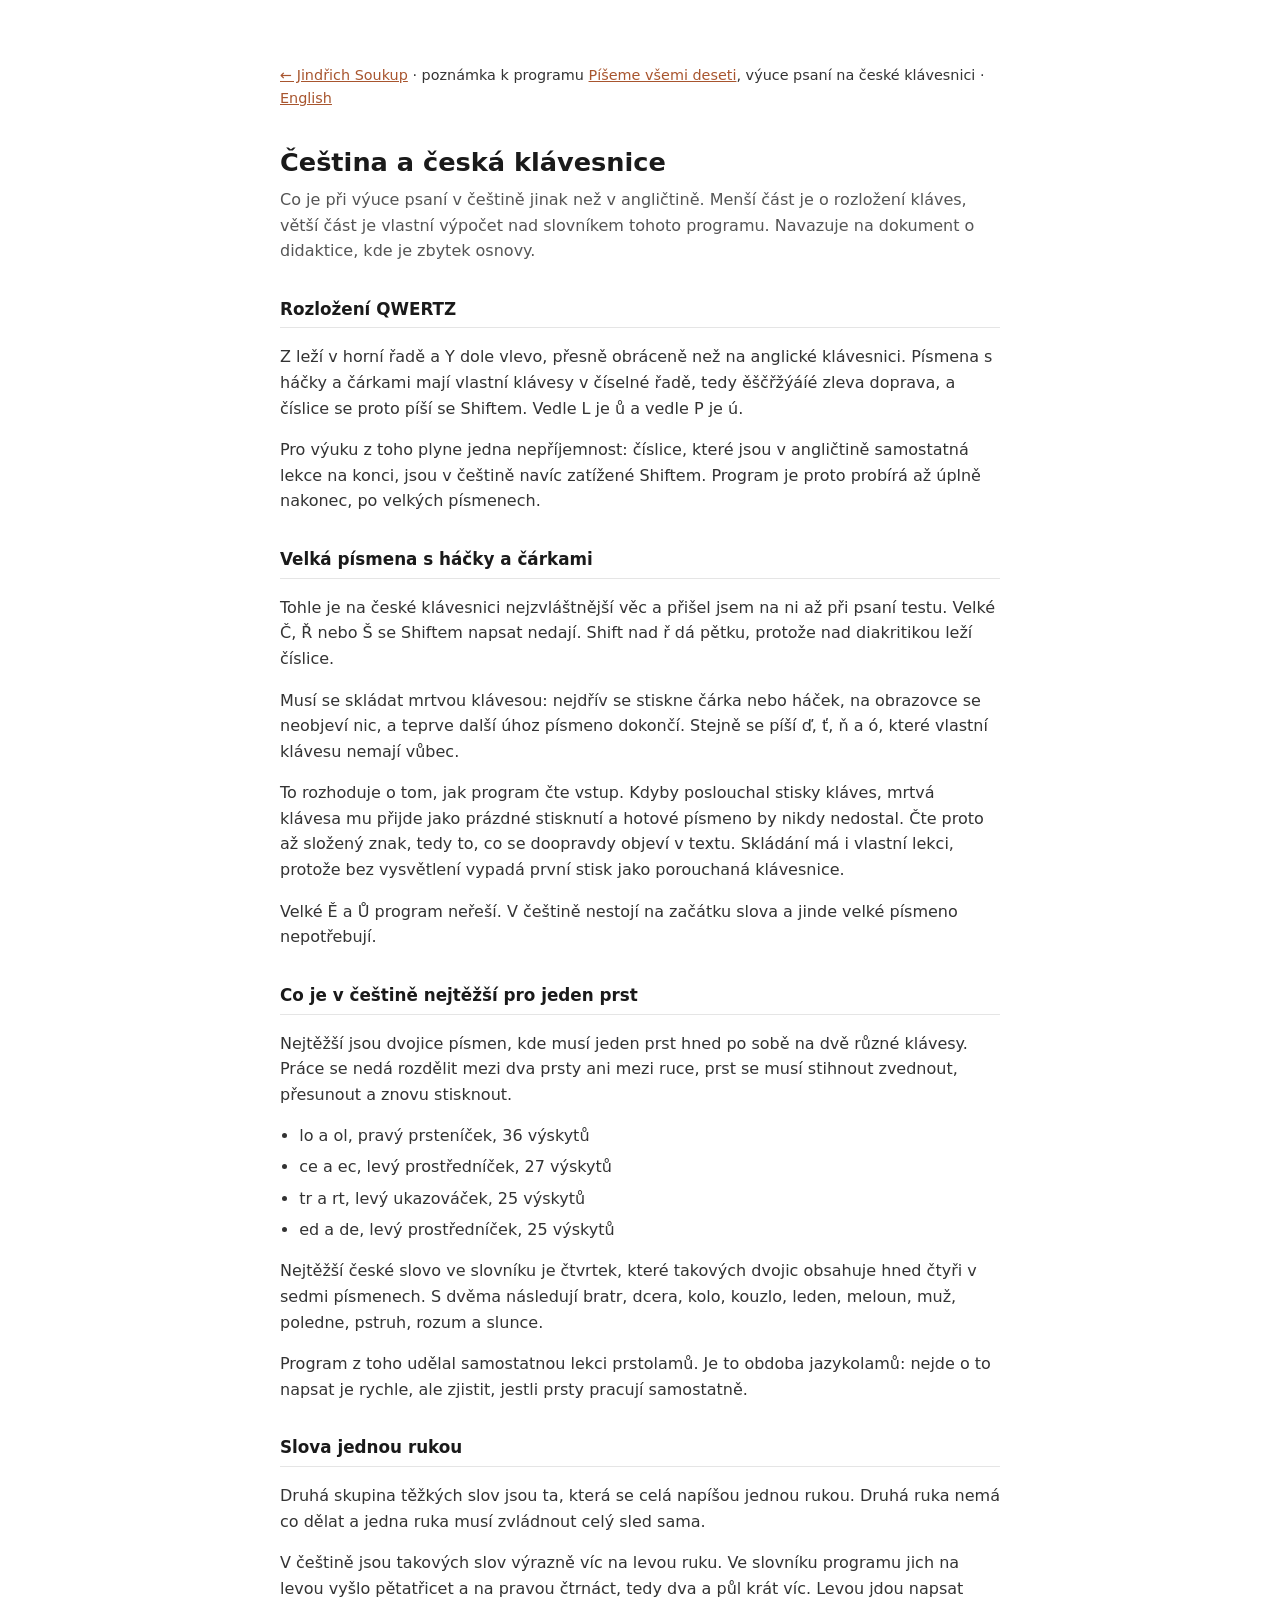
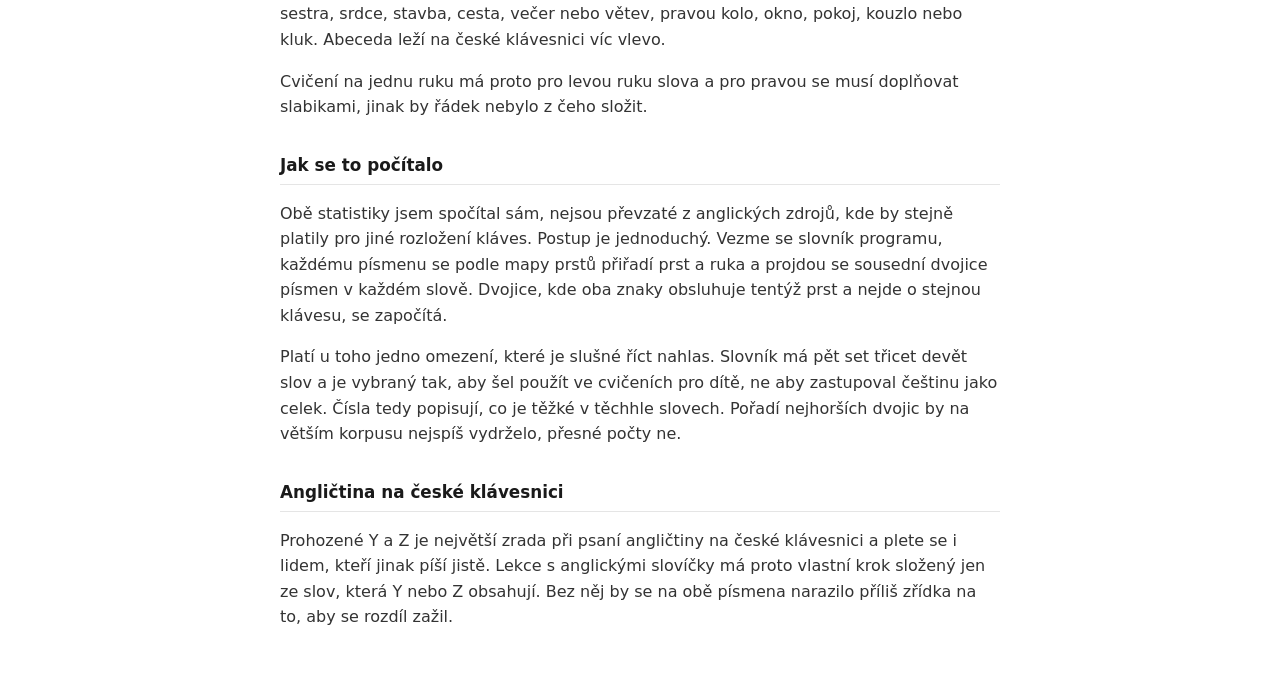
<file: docs/cestina.html>
<!DOCTYPE html>
<html lang="cs">
<head>
  <meta charset="UTF-8">
  <meta name="viewport" content="width=device-width, initial-scale=1.0">
  <title>Čeština a česká klávesnice</title>
  <style>
    body {
      font-family: system-ui, -apple-system, Segoe UI, Roboto, sans-serif;
      max-width: 720px;
      margin: 4rem auto;
      padding: 0 1.5rem;
      line-height: 1.6;
      color: #1a1a1a;
    }
    h1 { margin-bottom: 0.25rem; font-size: 1.6rem; }
    p.subtitle { color: #555; margin-top: 0; }
    h2 {
      font-size: 1.05rem;
      margin: 2rem 0 0.5rem;
      padding-bottom: 0.3rem;
      border-bottom: 1px solid #e5e5e5;
    }
    h3 { font-size: 0.98rem; margin: 1.5rem 0 0.4rem; color: #333; }
    p { color: #333; }
    ul { padding-left: 1.2rem; }
    li { margin: 0.35rem 0; color: #333; }
    a { color: #A8552E; }
    .back { font-size: 0.9rem; margin-bottom: 2rem; }
    pre {
      background: #f4f4f2;
      padding: 0.8rem 1rem;
      border-radius: 3px;
      overflow-x: auto;
      font-size: 0.9em;
      line-height: 1.5;
    }
    code {
      background: #f4f4f2;
      padding: 0.1em 0.3em;
      border-radius: 3px;
      font-size: 0.9em;
    }
  </style>
</head>
<body>
  <p class="back"><a href="index.html">← Jindřich Soukup</a> · poznámka k programu
    <a href="https://github.com/JindrichSoukup/pisme-vsemi-deseti">Píšeme všemi deseti</a>, výuce psaní na české klávesnici · <a href="czech-keyboard.html" hreflang="en" lang="en">English</a></p>

  <h1>Čeština a česká klávesnice</h1>
  <p class="subtitle">Co je při výuce psaní v češtině jinak než v angličtině. Menší část je o rozložení kláves, větší část je vlastní výpočet nad slovníkem tohoto programu. Navazuje na dokument o didaktice, kde je zbytek osnovy.</p>

  <h2>Rozložení QWERTZ</h2>
  <p>Z leží v horní řadě a Y dole vlevo, přesně obráceně než na anglické klávesnici. Písmena s háčky a čárkami mají vlastní klávesy v číselné řadě, tedy ěščřžýáíé zleva doprava, a číslice se proto píší se Shiftem. Vedle L je ů a vedle P je ú.</p>
  <p>Pro výuku z toho plyne jedna nepříjemnost: číslice, které jsou v angličtině samostatná lekce na konci, jsou v češtině navíc zatížené Shiftem. Program je proto probírá až úplně nakonec, po velkých písmenech.</p>
  <h2>Velká písmena s háčky a čárkami</h2>
  <p>Tohle je na české klávesnici nejzvláštnější věc a přišel jsem na ni až při psaní testu. Velké Č, Ř nebo Š se Shiftem napsat nedají. Shift nad ř dá pětku, protože nad diakritikou leží číslice.</p>
  <p>Musí se skládat mrtvou klávesou: nejdřív se stiskne čárka nebo háček, na obrazovce se neobjeví nic, a teprve další úhoz písmeno dokončí. Stejně se píší ď, ť, ň a ó, které vlastní klávesu nemají vůbec.</p>
  <p>To rozhoduje o tom, jak program čte vstup. Kdyby poslouchal stisky kláves, mrtvá klávesa mu přijde jako prázdné stisknutí a hotové písmeno by nikdy nedostal. Čte proto až složený znak, tedy to, co se doopravdy objeví v textu. Skládání má i vlastní lekci, protože bez vysvětlení vypadá první stisk jako porouchaná klávesnice.</p>
  <p>Velké Ě a Ů program neřeší. V češtině nestojí na začátku slova a jinde velké písmeno nepotřebují.</p>
  <h2>Co je v češtině nejtěžší pro jeden prst</h2>
  <p>Nejtěžší jsou dvojice písmen, kde musí jeden prst hned po sobě na dvě různé klávesy. Práce se nedá rozdělit mezi dva prsty ani mezi ruce, prst se musí stihnout zvednout, přesunout a znovu stisknout.</p>
  <ul>
    <li>lo a ol, pravý prsteníček, 36 výskytů</li>
    <li>ce a ec, levý prostředníček, 27 výskytů</li>
    <li>tr a rt, levý ukazováček, 25 výskytů</li>
    <li>ed a de, levý prostředníček, 25 výskytů</li>
  </ul>
  <p>Nejtěžší české slovo ve slovníku je čtvrtek, které takových dvojic obsahuje hned čtyři v sedmi písmenech. S dvěma následují bratr, dcera, kolo, kouzlo, leden, meloun, muž, poledne, pstruh, rozum a slunce.</p>
  <p>Program z toho udělal samostatnou lekci prstolamů. Je to obdoba jazykolamů: nejde o to napsat je rychle, ale zjistit, jestli prsty pracují samostatně.</p>
  <h2>Slova jednou rukou</h2>
  <p>Druhá skupina těžkých slov jsou ta, která se celá napíšou jednou rukou. Druhá ruka nemá co dělat a jedna ruka musí zvládnout celý sled sama.</p>
  <p>V češtině jsou takových slov výrazně víc na levou ruku. Ve slovníku programu jich na levou vyšlo pětatřicet a na pravou čtrnáct, tedy dva a půl krát víc. Levou jdou napsat sestra, srdce, stavba, cesta, večer nebo větev, pravou kolo, okno, pokoj, kouzlo nebo kluk. Abeceda leží na české klávesnici víc vlevo.</p>
  <p>Cvičení na jednu ruku má proto pro levou ruku slova a pro pravou se musí doplňovat slabikami, jinak by řádek nebylo z čeho složit.</p>
  <h2>Jak se to počítalo</h2>
  <p>Obě statistiky jsem spočítal sám, nejsou převzaté z anglických zdrojů, kde by stejně platily pro jiné rozložení kláves. Postup je jednoduchý. Vezme se slovník programu, každému písmenu se podle mapy prstů přiřadí prst a ruka a projdou se sousední dvojice písmen v každém slově. Dvojice, kde oba znaky obsluhuje tentýž prst a nejde o stejnou klávesu, se započítá.</p>
  <p>Platí u toho jedno omezení, které je slušné říct nahlas. Slovník má pět set třicet devět slov a je vybraný tak, aby šel použít ve cvičeních pro dítě, ne aby zastupoval češtinu jako celek. Čísla tedy popisují, co je těžké v těchhle slovech. Pořadí nejhorších dvojic by na větším korpusu nejspíš vydrželo, přesné počty ne.</p>
  <h2>Angličtina na české klávesnici</h2>
  <p>Prohozené Y a Z je největší zrada při psaní angličtiny na české klávesnici a plete se i lidem, kteří jinak píší jistě. Lekce s anglickými slovíčky má proto vlastní krok složený jen ze slov, která Y nebo Z obsahují. Bez něj by se na obě písmena narazilo příliš zřídka na to, aby se rozdíl zažil.</p>
</body>
</html>
</file>
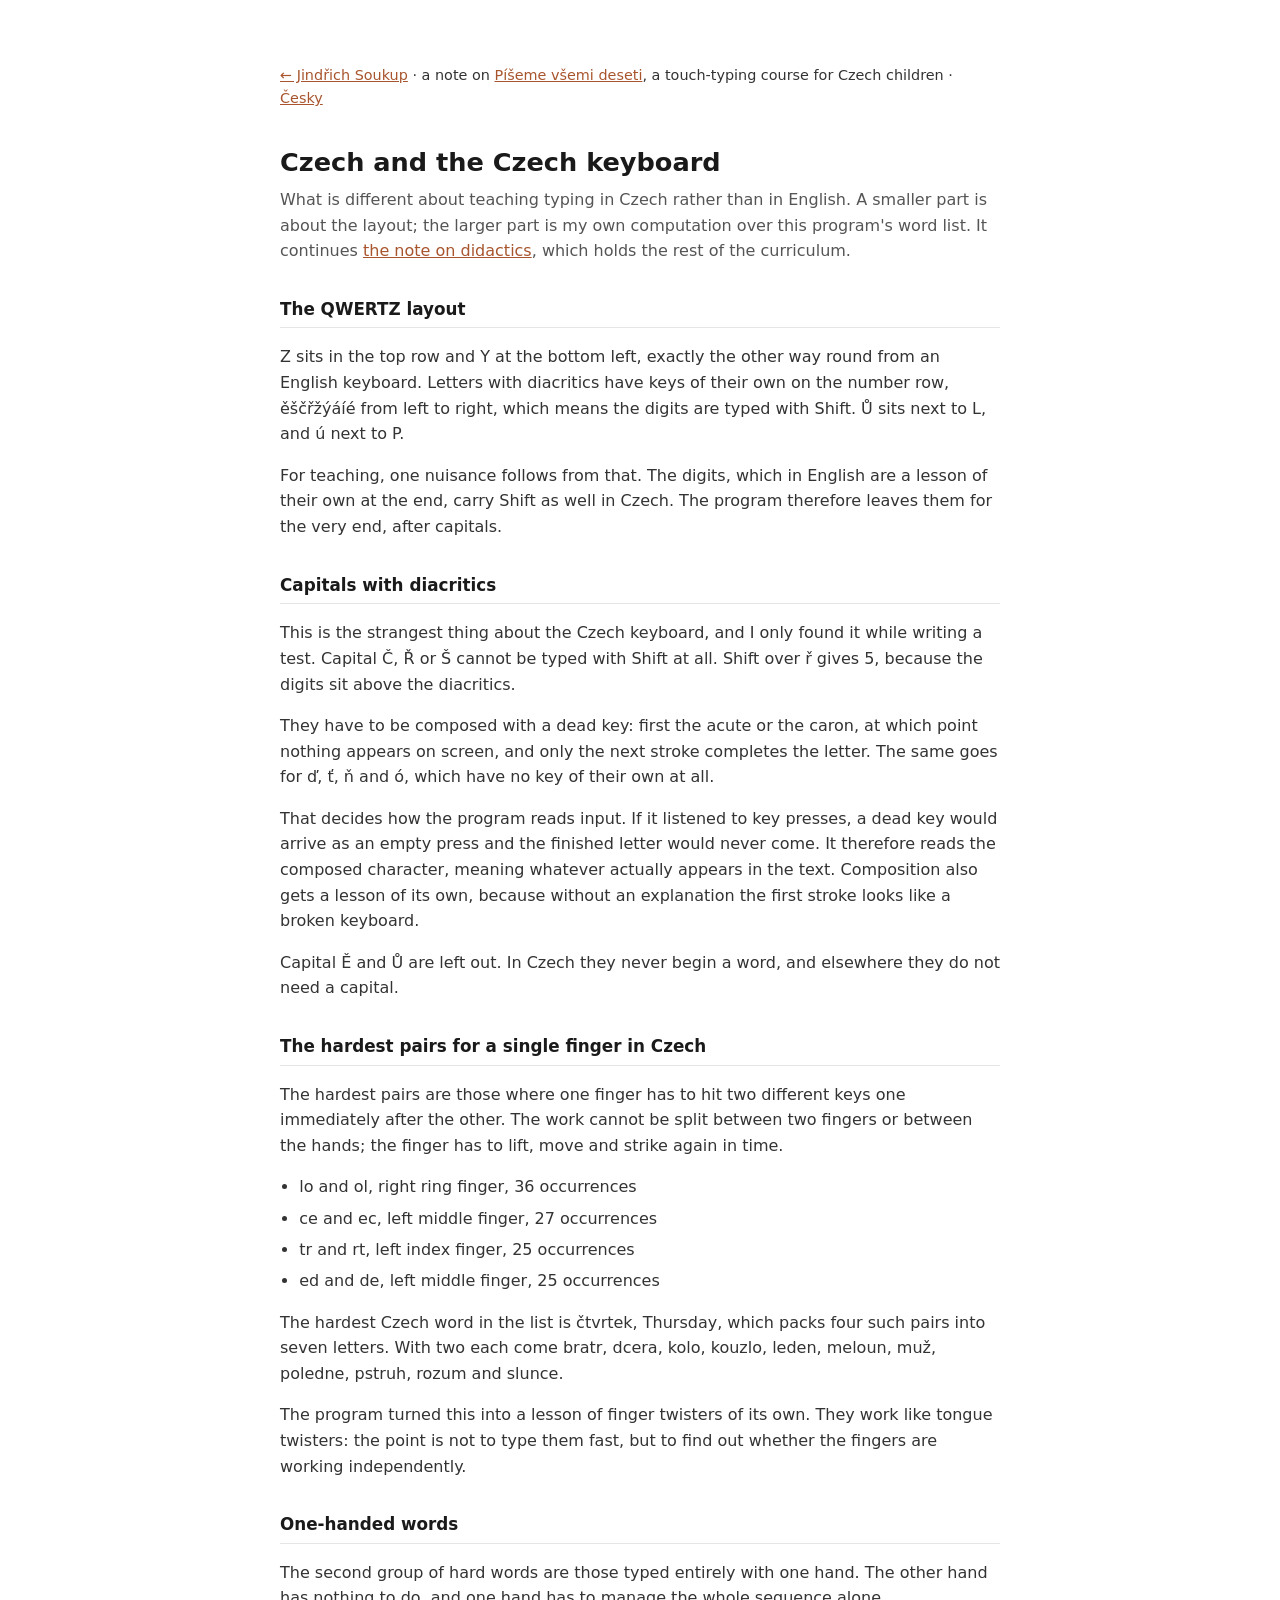
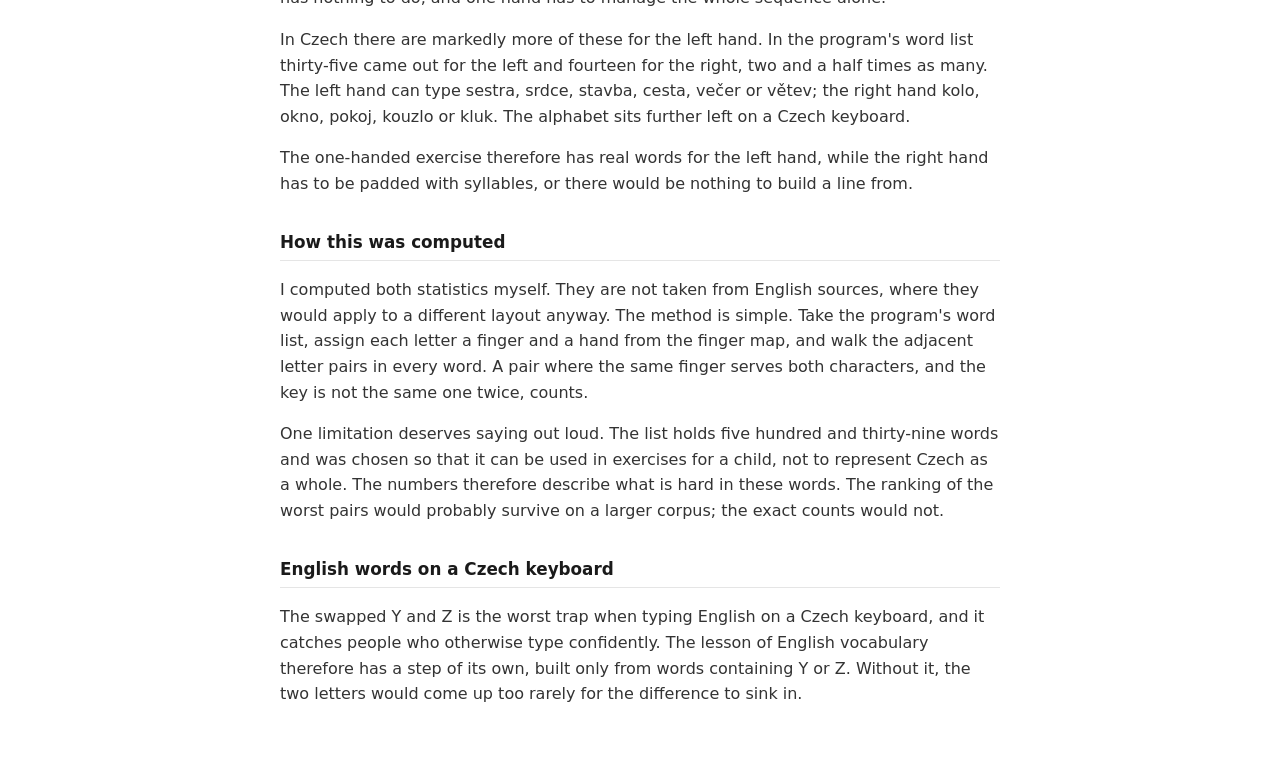
<file: docs/czech-keyboard.html>
<!DOCTYPE html>
<html lang="en">
<head>
  <meta charset="UTF-8">
  <meta name="viewport" content="width=device-width, initial-scale=1.0">
  <title>Czech and the Czech keyboard</title>
  <style>
    body {
      font-family: system-ui, -apple-system, Segoe UI, Roboto, sans-serif;
      max-width: 720px;
      margin: 4rem auto;
      padding: 0 1.5rem;
      line-height: 1.6;
      color: #1a1a1a;
    }
    h1 { margin-bottom: 0.25rem; font-size: 1.6rem; }
    p.subtitle { color: #555; margin-top: 0; }
    h2 {
      font-size: 1.05rem;
      margin: 2rem 0 0.5rem;
      padding-bottom: 0.3rem;
      border-bottom: 1px solid #e5e5e5;
    }
    h3 { font-size: 0.98rem; margin: 1.5rem 0 0.4rem; color: #333; }
    p { color: #333; }
    ul { padding-left: 1.2rem; }
    li { margin: 0.35rem 0; color: #333; }
    a { color: #A8552E; }
    .back { font-size: 0.9rem; margin-bottom: 2rem; }
    pre {
      background: #f4f4f2;
      padding: 0.8rem 1rem;
      border-radius: 3px;
      overflow-x: auto;
      font-size: 0.9em;
      line-height: 1.5;
    }
    code {
      background: #f4f4f2;
      padding: 0.1em 0.3em;
      border-radius: 3px;
      font-size: 0.9em;
    }
  </style>
</head>
<body>
  <p class="back"><a href="index.html">← Jindřich Soukup</a> · a note on
    <a href="https://github.com/JindrichSoukup/pisme-vsemi-deseti">Píšeme všemi deseti</a>, a touch-typing course for Czech children · <a href="cestina.html" hreflang="cs" lang="cs">Česky</a></p>

  <h1>Czech and the Czech keyboard</h1>
  <p class="subtitle">What is different about teaching typing in Czech rather than in English. A smaller part is about the layout; the larger part is my own computation over this program's word list. It continues <a href="didactics.html">the note on didactics</a>, which holds the rest of the curriculum.</p>

  <h2>The QWERTZ layout</h2>
  <p>Z sits in the top row and Y at the bottom left, exactly the other way round from an English keyboard. Letters with diacritics have keys of their own on the number row, ěščřžýáíé from left to right, which means the digits are typed with Shift. Ů sits next to L, and ú next to P.</p>
  <p>For teaching, one nuisance follows from that. The digits, which in English are a lesson of their own at the end, carry Shift as well in Czech. The program therefore leaves them for the very end, after capitals.</p>
  <h2>Capitals with diacritics</h2>
  <p>This is the strangest thing about the Czech keyboard, and I only found it while writing a test. Capital Č, Ř or Š cannot be typed with Shift at all. Shift over ř gives 5, because the digits sit above the diacritics.</p>
  <p>They have to be composed with a dead key: first the acute or the caron, at which point nothing appears on screen, and only the next stroke completes the letter. The same goes for ď, ť, ň and ó, which have no key of their own at all.</p>
  <p>That decides how the program reads input. If it listened to key presses, a dead key would arrive as an empty press and the finished letter would never come. It therefore reads the composed character, meaning whatever actually appears in the text. Composition also gets a lesson of its own, because without an explanation the first stroke looks like a broken keyboard.</p>
  <p>Capital Ě and Ů are left out. In Czech they never begin a word, and elsewhere they do not need a capital.</p>
  <h2>The hardest pairs for a single finger in Czech</h2>
  <p>The hardest pairs are those where one finger has to hit two different keys one immediately after the other. The work cannot be split between two fingers or between the hands; the finger has to lift, move and strike again in time.</p>
  <ul>
    <li>lo and ol, right ring finger, 36 occurrences</li>
    <li>ce and ec, left middle finger, 27 occurrences</li>
    <li>tr and rt, left index finger, 25 occurrences</li>
    <li>ed and de, left middle finger, 25 occurrences</li>
  </ul>
  <p>The hardest Czech word in the list is čtvrtek, Thursday, which packs four such pairs into seven letters. With two each come bratr, dcera, kolo, kouzlo, leden, meloun, muž, poledne, pstruh, rozum and slunce.</p>
  <p>The program turned this into a lesson of finger twisters of its own. They work like tongue twisters: the point is not to type them fast, but to find out whether the fingers are working independently.</p>
  <h2>One-handed words</h2>
  <p>The second group of hard words are those typed entirely with one hand. The other hand has nothing to do, and one hand has to manage the whole sequence alone.</p>
  <p>In Czech there are markedly more of these for the left hand. In the program's word list thirty-five came out for the left and fourteen for the right, two and a half times as many. The left hand can type sestra, srdce, stavba, cesta, večer or větev; the right hand kolo, okno, pokoj, kouzlo or kluk. The alphabet sits further left on a Czech keyboard.</p>
  <p>The one-handed exercise therefore has real words for the left hand, while the right hand has to be padded with syllables, or there would be nothing to build a line from.</p>
  <h2>How this was computed</h2>
  <p>I computed both statistics myself. They are not taken from English sources, where they would apply to a different layout anyway. The method is simple. Take the program's word list, assign each letter a finger and a hand from the finger map, and walk the adjacent letter pairs in every word. A pair where the same finger serves both characters, and the key is not the same one twice, counts.</p>
  <p>One limitation deserves saying out loud. The list holds five hundred and thirty-nine words and was chosen so that it can be used in exercises for a child, not to represent Czech as a whole. The numbers therefore describe what is hard in these words. The ranking of the worst pairs would probably survive on a larger corpus; the exact counts would not.</p>
  <h2>English words on a Czech keyboard</h2>
  <p>The swapped Y and Z is the worst trap when typing English on a Czech keyboard, and it catches people who otherwise type confidently. The lesson of English vocabulary therefore has a step of its own, built only from words containing Y or Z. Without it, the two letters would come up too rarely for the difference to sink in.</p>
</body>
</html>
</file>
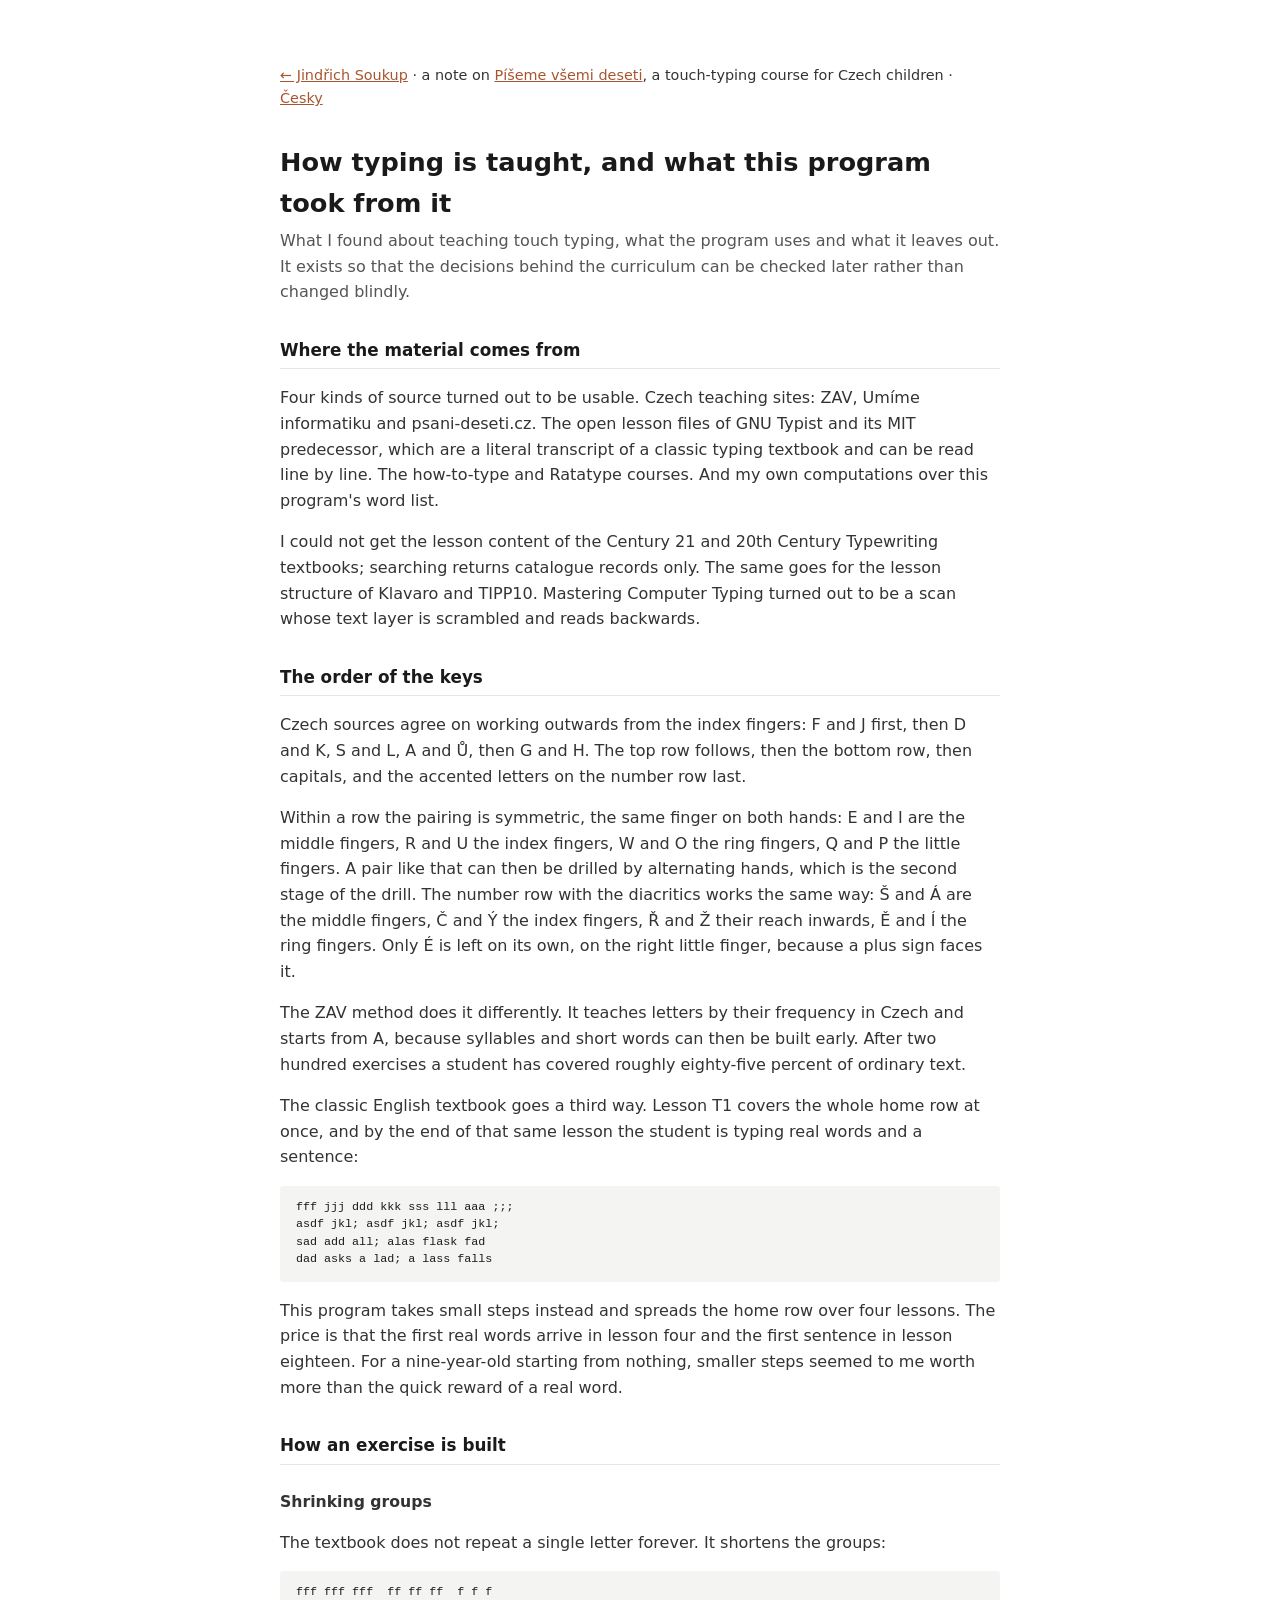
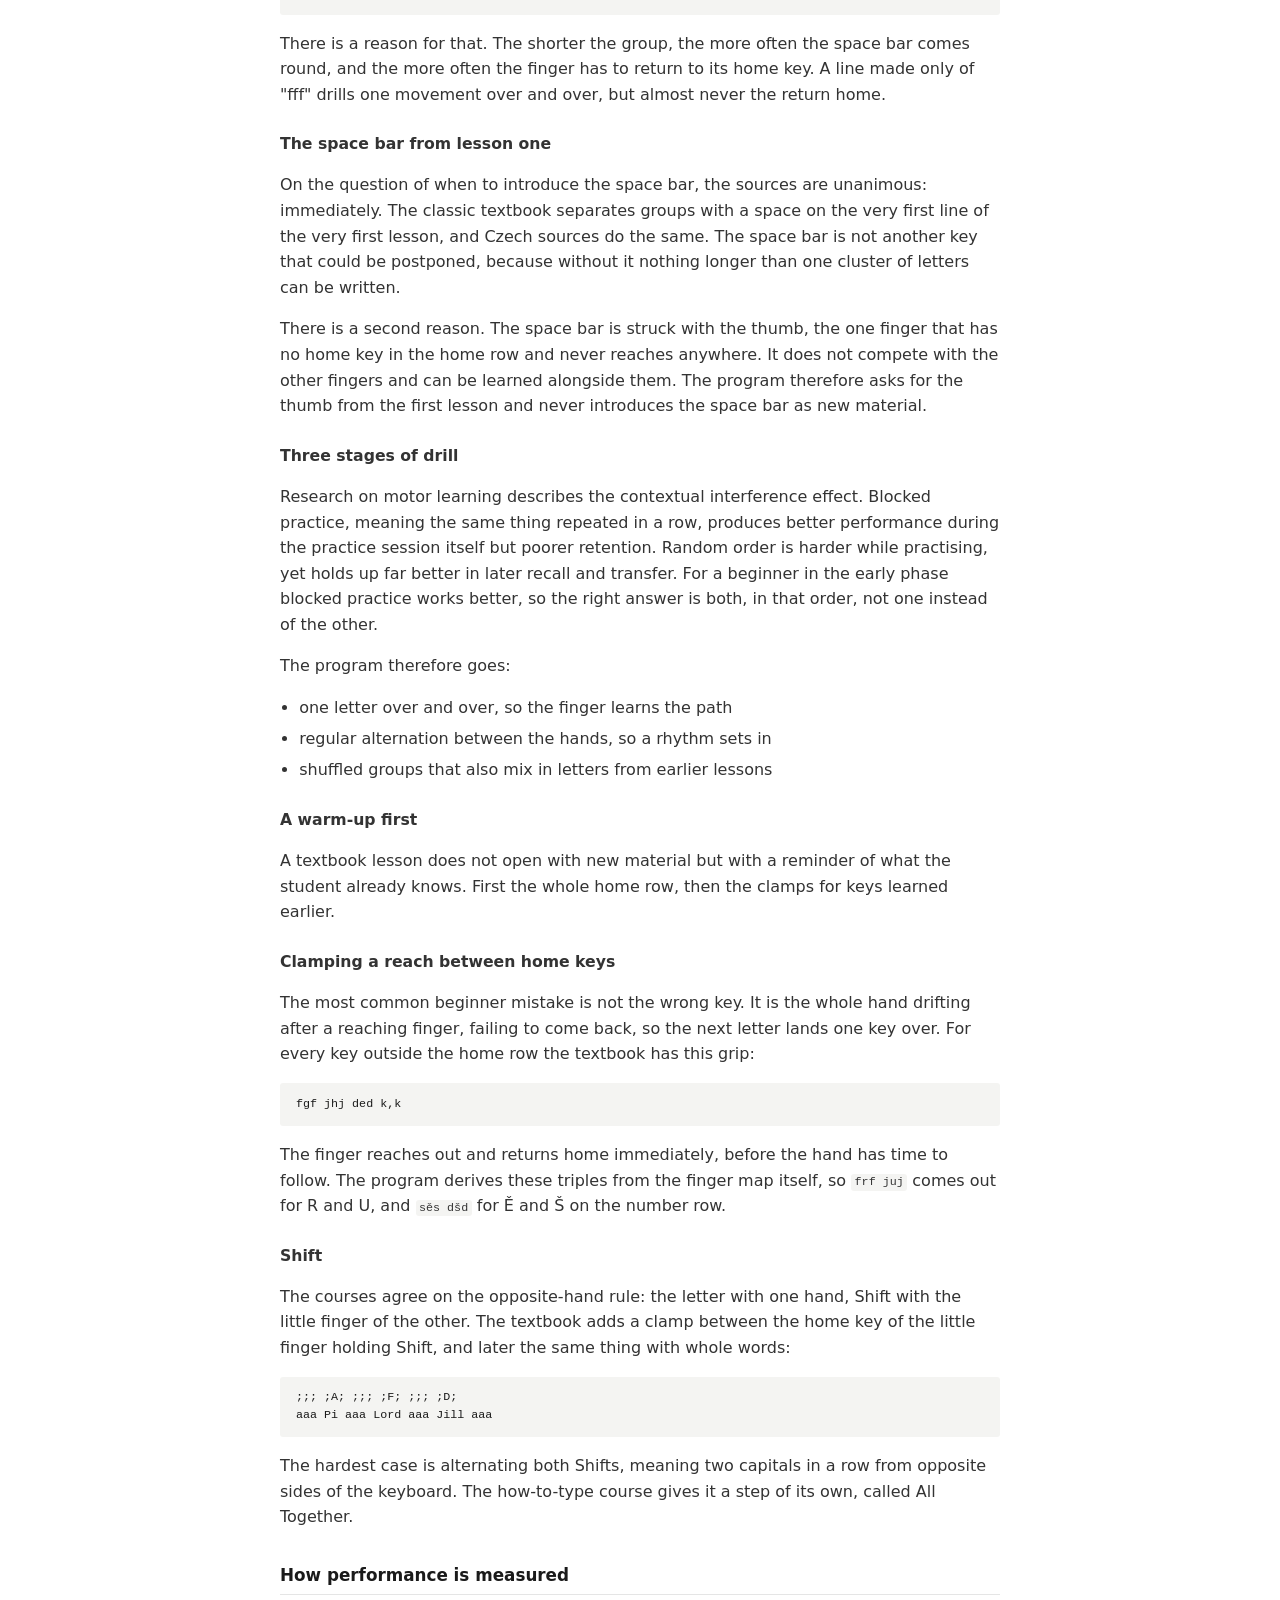
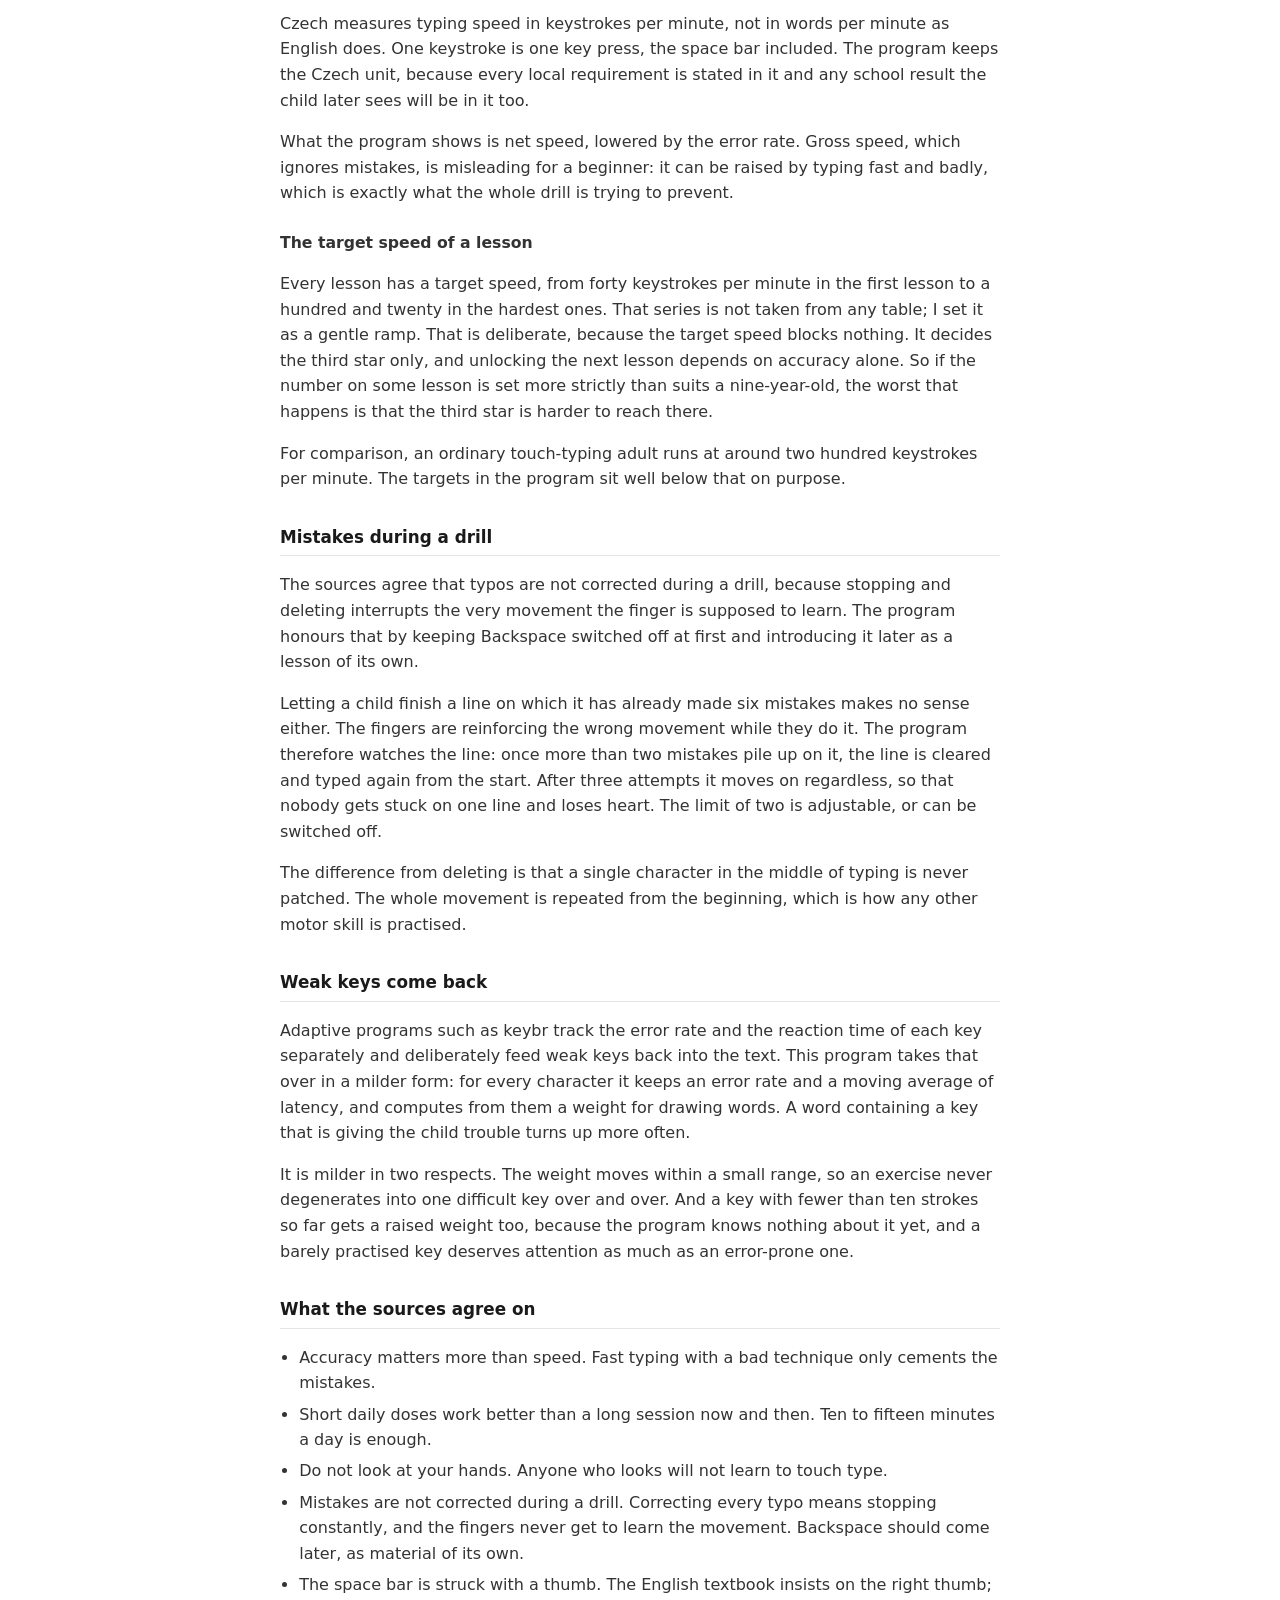
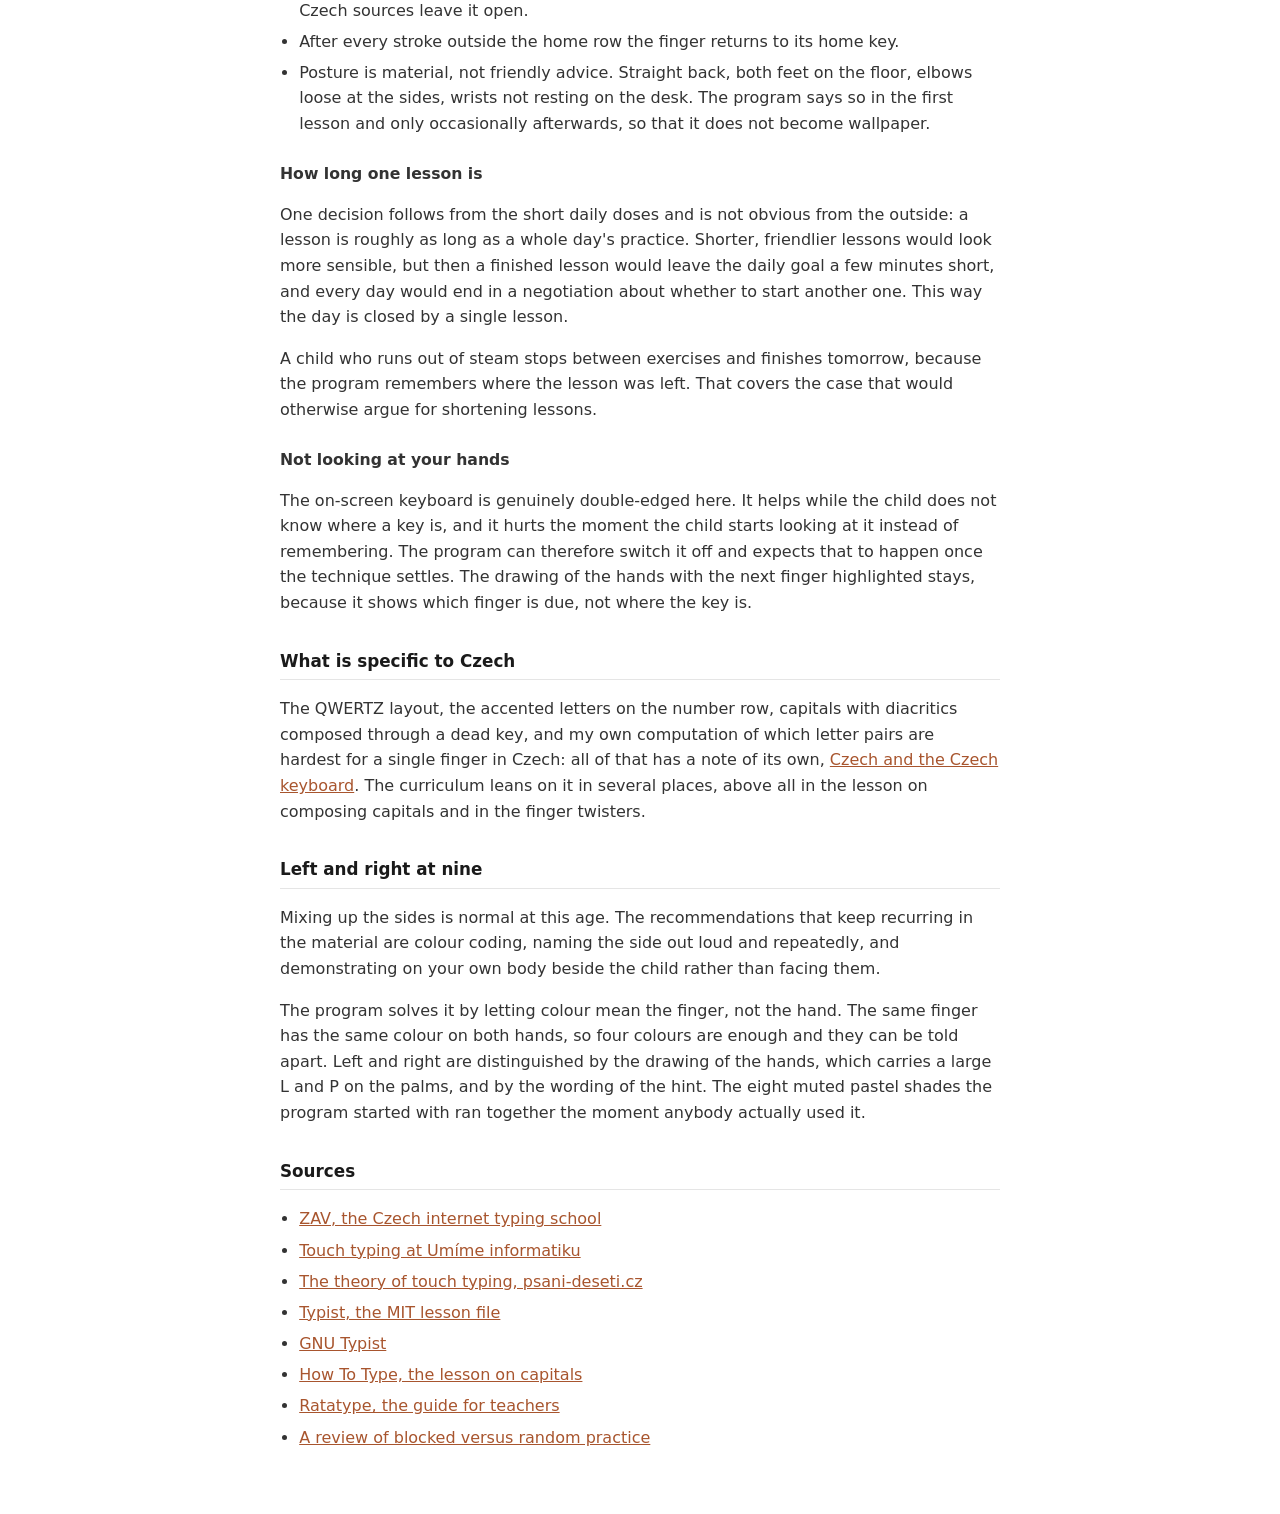
<file: docs/didactics.html>
<!DOCTYPE html>
<html lang="en">
<head>
  <meta charset="UTF-8">
  <meta name="viewport" content="width=device-width, initial-scale=1.0">
  <title>How typing is taught, and what this program took from it</title>
  <style>
    body {
      font-family: system-ui, -apple-system, Segoe UI, Roboto, sans-serif;
      max-width: 720px;
      margin: 4rem auto;
      padding: 0 1.5rem;
      line-height: 1.6;
      color: #1a1a1a;
    }
    h1 { margin-bottom: 0.25rem; font-size: 1.6rem; }
    p.subtitle { color: #555; margin-top: 0; }
    h2 {
      font-size: 1.05rem;
      margin: 2rem 0 0.5rem;
      padding-bottom: 0.3rem;
      border-bottom: 1px solid #e5e5e5;
    }
    h3 { font-size: 0.98rem; margin: 1.5rem 0 0.4rem; color: #333; }
    p { color: #333; }
    ul { padding-left: 1.2rem; }
    li { margin: 0.35rem 0; color: #333; }
    a { color: #A8552E; }
    .back { font-size: 0.9rem; margin-bottom: 2rem; }
    pre {
      background: #f4f4f2;
      padding: 0.8rem 1rem;
      border-radius: 3px;
      overflow-x: auto;
      font-size: 0.9em;
      line-height: 1.5;
    }
    code {
      background: #f4f4f2;
      padding: 0.1em 0.3em;
      border-radius: 3px;
      font-size: 0.9em;
    }
  </style>
</head>
<body>
  <p class="back"><a href="index.html">← Jindřich Soukup</a> · a note on
    <a href="https://github.com/JindrichSoukup/pisme-vsemi-deseti">Píšeme všemi deseti</a>, a touch-typing course for Czech children · <a href="didaktika.html" hreflang="cs" lang="cs">Česky</a></p>

  <h1>How typing is taught, and what this program took from it</h1>
  <p class="subtitle">What I found about teaching touch typing, what the program uses and what it leaves out. It exists so that the decisions behind the curriculum can be checked later rather than changed blindly.</p>

  <h2>Where the material comes from</h2>
  <p>Four kinds of source turned out to be usable. Czech teaching sites: ZAV, Umíme informatiku and psani-deseti.cz. The open lesson files of GNU Typist and its MIT predecessor, which are a literal transcript of a classic typing textbook and can be read line by line. The how-to-type and Ratatype courses. And my own computations over this program's word list.</p>
  <p>I could not get the lesson content of the Century 21 and 20th Century Typewriting textbooks; searching returns catalogue records only. The same goes for the lesson structure of Klavaro and TIPP10. Mastering Computer Typing turned out to be a scan whose text layer is scrambled and reads backwards.</p>
  <h2>The order of the keys</h2>
  <p>Czech sources agree on working outwards from the index fingers: F and J first, then D and K, S and L, A and Ů, then G and H. The top row follows, then the bottom row, then capitals, and the accented letters on the number row last.</p>
  <p>Within a row the pairing is symmetric, the same finger on both hands: E and I are the middle fingers, R and U the index fingers, W and O the ring fingers, Q and P the little fingers. A pair like that can then be drilled by alternating hands, which is the second stage of the drill. The number row with the diacritics works the same way: Š and Á are the middle fingers, Č and Ý the index fingers, Ř and Ž their reach inwards, Ě and Í the ring fingers. Only É is left on its own, on the right little finger, because a plus sign faces it.</p>
  <p>The ZAV method does it differently. It teaches letters by their frequency in Czech and starts from A, because syllables and short words can then be built early. After two hundred exercises a student has covered roughly eighty-five percent of ordinary text.</p>
  <p>The classic English textbook goes a third way. Lesson T1 covers the whole home row at once, and by the end of that same lesson the student is typing real words and a sentence:</p>
  <pre>fff jjj ddd kkk sss lll aaa ;;;
asdf jkl; asdf jkl; asdf jkl;
sad add all; alas flask fad
dad asks a lad; a lass falls</pre>
  <p>This program takes small steps instead and spreads the home row over four lessons. The price is that the first real words arrive in lesson four and the first sentence in lesson eighteen. For a nine-year-old starting from nothing, smaller steps seemed to me worth more than the quick reward of a real word.</p>
  <h2>How an exercise is built</h2>
  <h3>Shrinking groups</h3>
  <p>The textbook does not repeat a single letter forever. It shortens the groups:</p>
  <pre>fff fff fff  ff ff ff  f f f</pre>
  <p>There is a reason for that. The shorter the group, the more often the space bar comes round, and the more often the finger has to return to its home key. A line made only of "fff" drills one movement over and over, but almost never the return home.</p>
  <h3>The space bar from lesson one</h3>
  <p>On the question of when to introduce the space bar, the sources are unanimous: immediately. The classic textbook separates groups with a space on the very first line of the very first lesson, and Czech sources do the same. The space bar is not another key that could be postponed, because without it nothing longer than one cluster of letters can be written.</p>
  <p>There is a second reason. The space bar is struck with the thumb, the one finger that has no home key in the home row and never reaches anywhere. It does not compete with the other fingers and can be learned alongside them. The program therefore asks for the thumb from the first lesson and never introduces the space bar as new material.</p>
  <h3>Three stages of drill</h3>
  <p>Research on motor learning describes the contextual interference effect. Blocked practice, meaning the same thing repeated in a row, produces better performance during the practice session itself but poorer retention. Random order is harder while practising, yet holds up far better in later recall and transfer. For a beginner in the early phase blocked practice works better, so the right answer is both, in that order, not one instead of the other.</p>
  <p>The program therefore goes:</p>
  <ul>
    <li>one letter over and over, so the finger learns the path</li>
    <li>regular alternation between the hands, so a rhythm sets in</li>
    <li>shuffled groups that also mix in letters from earlier lessons</li>
  </ul>
  <h3>A warm-up first</h3>
  <p>A textbook lesson does not open with new material but with a reminder of what the student already knows. First the whole home row, then the clamps for keys learned earlier.</p>
  <h3>Clamping a reach between home keys</h3>
  <p>The most common beginner mistake is not the wrong key. It is the whole hand drifting after a reaching finger, failing to come back, so the next letter lands one key over. For every key outside the home row the textbook has this grip:</p>
  <pre>fgf jhj ded k,k</pre>
  <p>The finger reaches out and returns home immediately, before the hand has time to follow. The program derives these triples from the finger map itself, so <code>frf juj</code> comes out for R and U, and <code>sěs dšd</code> for Ě and Š on the number row.</p>
  <h3>Shift</h3>
  <p>The courses agree on the opposite-hand rule: the letter with one hand, Shift with the little finger of the other. The textbook adds a clamp between the home key of the little finger holding Shift, and later the same thing with whole words:</p>
  <pre>;;; ;A; ;;; ;F; ;;; ;D;
aaa Pi aaa Lord aaa Jill aaa</pre>
  <p>The hardest case is alternating both Shifts, meaning two capitals in a row from opposite sides of the keyboard. The how-to-type course gives it a step of its own, called All Together.</p>
  <h2>How performance is measured</h2>
  <p>Czech measures typing speed in keystrokes per minute, not in words per minute as English does. One keystroke is one key press, the space bar included. The program keeps the Czech unit, because every local requirement is stated in it and any school result the child later sees will be in it too.</p>
  <p>What the program shows is net speed, lowered by the error rate. Gross speed, which ignores mistakes, is misleading for a beginner: it can be raised by typing fast and badly, which is exactly what the whole drill is trying to prevent.</p>
  <h3>The target speed of a lesson</h3>
  <p>Every lesson has a target speed, from forty keystrokes per minute in the first lesson to a hundred and twenty in the hardest ones. That series is not taken from any table; I set it as a gentle ramp. That is deliberate, because the target speed blocks nothing. It decides the third star only, and unlocking the next lesson depends on accuracy alone. So if the number on some lesson is set more strictly than suits a nine-year-old, the worst that happens is that the third star is harder to reach there.</p>
  <p>For comparison, an ordinary touch-typing adult runs at around two hundred keystrokes per minute. The targets in the program sit well below that on purpose.</p>
  <h2>Mistakes during a drill</h2>
  <p>The sources agree that typos are not corrected during a drill, because stopping and deleting interrupts the very movement the finger is supposed to learn. The program honours that by keeping Backspace switched off at first and introducing it later as a lesson of its own.</p>
  <p>Letting a child finish a line on which it has already made six mistakes makes no sense either. The fingers are reinforcing the wrong movement while they do it. The program therefore watches the line: once more than two mistakes pile up on it, the line is cleared and typed again from the start. After three attempts it moves on regardless, so that nobody gets stuck on one line and loses heart. The limit of two is adjustable, or can be switched off.</p>
  <p>The difference from deleting is that a single character in the middle of typing is never patched. The whole movement is repeated from the beginning, which is how any other motor skill is practised.</p>
  <h2>Weak keys come back</h2>
  <p>Adaptive programs such as keybr track the error rate and the reaction time of each key separately and deliberately feed weak keys back into the text. This program takes that over in a milder form: for every character it keeps an error rate and a moving average of latency, and computes from them a weight for drawing words. A word containing a key that is giving the child trouble turns up more often.</p>
  <p>It is milder in two respects. The weight moves within a small range, so an exercise never degenerates into one difficult key over and over. And a key with fewer than ten strokes so far gets a raised weight too, because the program knows nothing about it yet, and a barely practised key deserves attention as much as an error-prone one.</p>
  <h2>What the sources agree on</h2>
  <ul>
    <li>Accuracy matters more than speed. Fast typing with a bad technique only cements the mistakes.</li>
    <li>Short daily doses work better than a long session now and then. Ten to fifteen minutes a day is enough.</li>
    <li>Do not look at your hands. Anyone who looks will not learn to touch type.</li>
    <li>Mistakes are not corrected during a drill. Correcting every typo means stopping constantly, and the fingers never get to learn the movement. Backspace should come later, as material of its own.</li>
    <li>The space bar is struck with a thumb. The English textbook insists on the right thumb; Czech sources leave it open.</li>
    <li>After every stroke outside the home row the finger returns to its home key.</li>
    <li>Posture is material, not friendly advice. Straight back, both feet on the floor, elbows loose at the sides, wrists not resting on the desk. The program says so in the first lesson and only occasionally afterwards, so that it does not become wallpaper.</li>
  </ul>
  <h3>How long one lesson is</h3>
  <p>One decision follows from the short daily doses and is not obvious from the outside: a lesson is roughly as long as a whole day's practice. Shorter, friendlier lessons would look more sensible, but then a finished lesson would leave the daily goal a few minutes short, and every day would end in a negotiation about whether to start another one. This way the day is closed by a single lesson.</p>
  <p>A child who runs out of steam stops between exercises and finishes tomorrow, because the program remembers where the lesson was left. That covers the case that would otherwise argue for shortening lessons.</p>
  <h3>Not looking at your hands</h3>
  <p>The on-screen keyboard is genuinely double-edged here. It helps while the child does not know where a key is, and it hurts the moment the child starts looking at it instead of remembering. The program can therefore switch it off and expects that to happen once the technique settles. The drawing of the hands with the next finger highlighted stays, because it shows which finger is due, not where the key is.</p>
  <h2>What is specific to Czech</h2>
  <p>The QWERTZ layout, the accented letters on the number row, capitals with diacritics composed through a dead key, and my own computation of which letter pairs are hardest for a single finger in Czech: all of that has a note of its own, <a href="czech-keyboard.html">Czech and the Czech keyboard</a>. The curriculum leans on it in several places, above all in the lesson on composing capitals and in the finger twisters.</p>
  <h2>Left and right at nine</h2>
  <p>Mixing up the sides is normal at this age. The recommendations that keep recurring in the material are colour coding, naming the side out loud and repeatedly, and demonstrating on your own body beside the child rather than facing them.</p>
  <p>The program solves it by letting colour mean the finger, not the hand. The same finger has the same colour on both hands, so four colours are enough and they can be told apart. Left and right are distinguished by the drawing of the hands, which carries a large L and P on the palms, and by the wording of the hint. The eight muted pastel shades the program started with ran together the moment anybody actually used it.</p>
  <h2>Sources</h2>
  <ul>
    <li><a href="https://www.zav.cz/vyuka-psani-na-klavesnici/">ZAV, the Czech internet typing school</a></li>
    <li><a href="https://www.umimeinformatiku.cz/cviceni-psani-vsemi-deseti">Touch typing at Umíme informatiku</a></li>
    <li><a href="https://www.psani-deseti.cz/teorie">The theory of touch typing, psani-deseti.cz</a></li>
    <li><a href="https://web.mit.edu/games/lib/typist/t.typ">Typist, the MIT lesson file</a></li>
    <li><a href="https://www.gnu.org/software/gtypist/doc/gtypist.html">GNU Typist</a></li>
    <li><a href="https://www.how-to-type.com/touch-typing-lessons/how-to-type-capitals/">How To Type, the lesson on capitals</a></li>
    <li><a href="https://www.ratatype.com/faq/The-ultimate-Guide-for-Teachers-to-teach-touch-typing-to-children/">Ratatype, the guide for teachers</a></li>
    <li><a href="https://www.ncbi.nlm.nih.gov/pmc/articles/PMC4069194/">A review of blocked versus random practice</a></li>
  </ul>
</body>
</html>
</file>
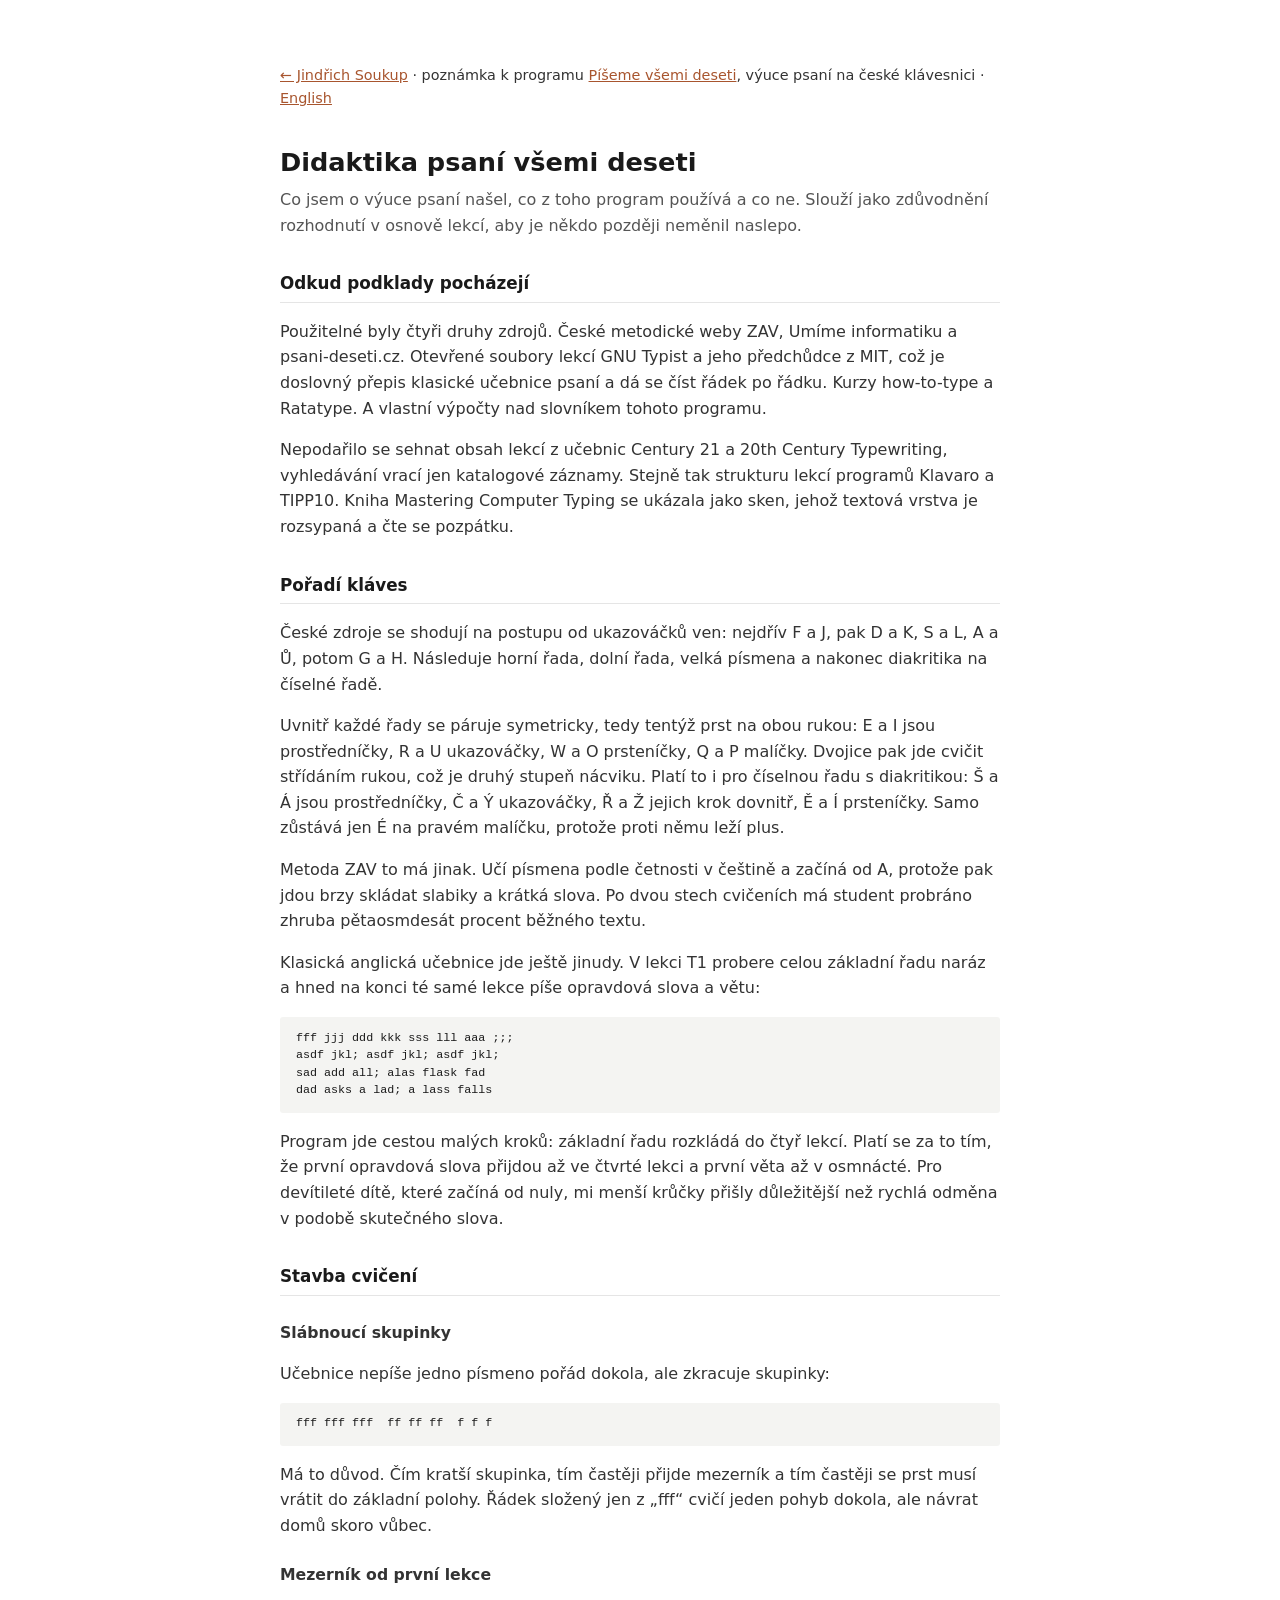
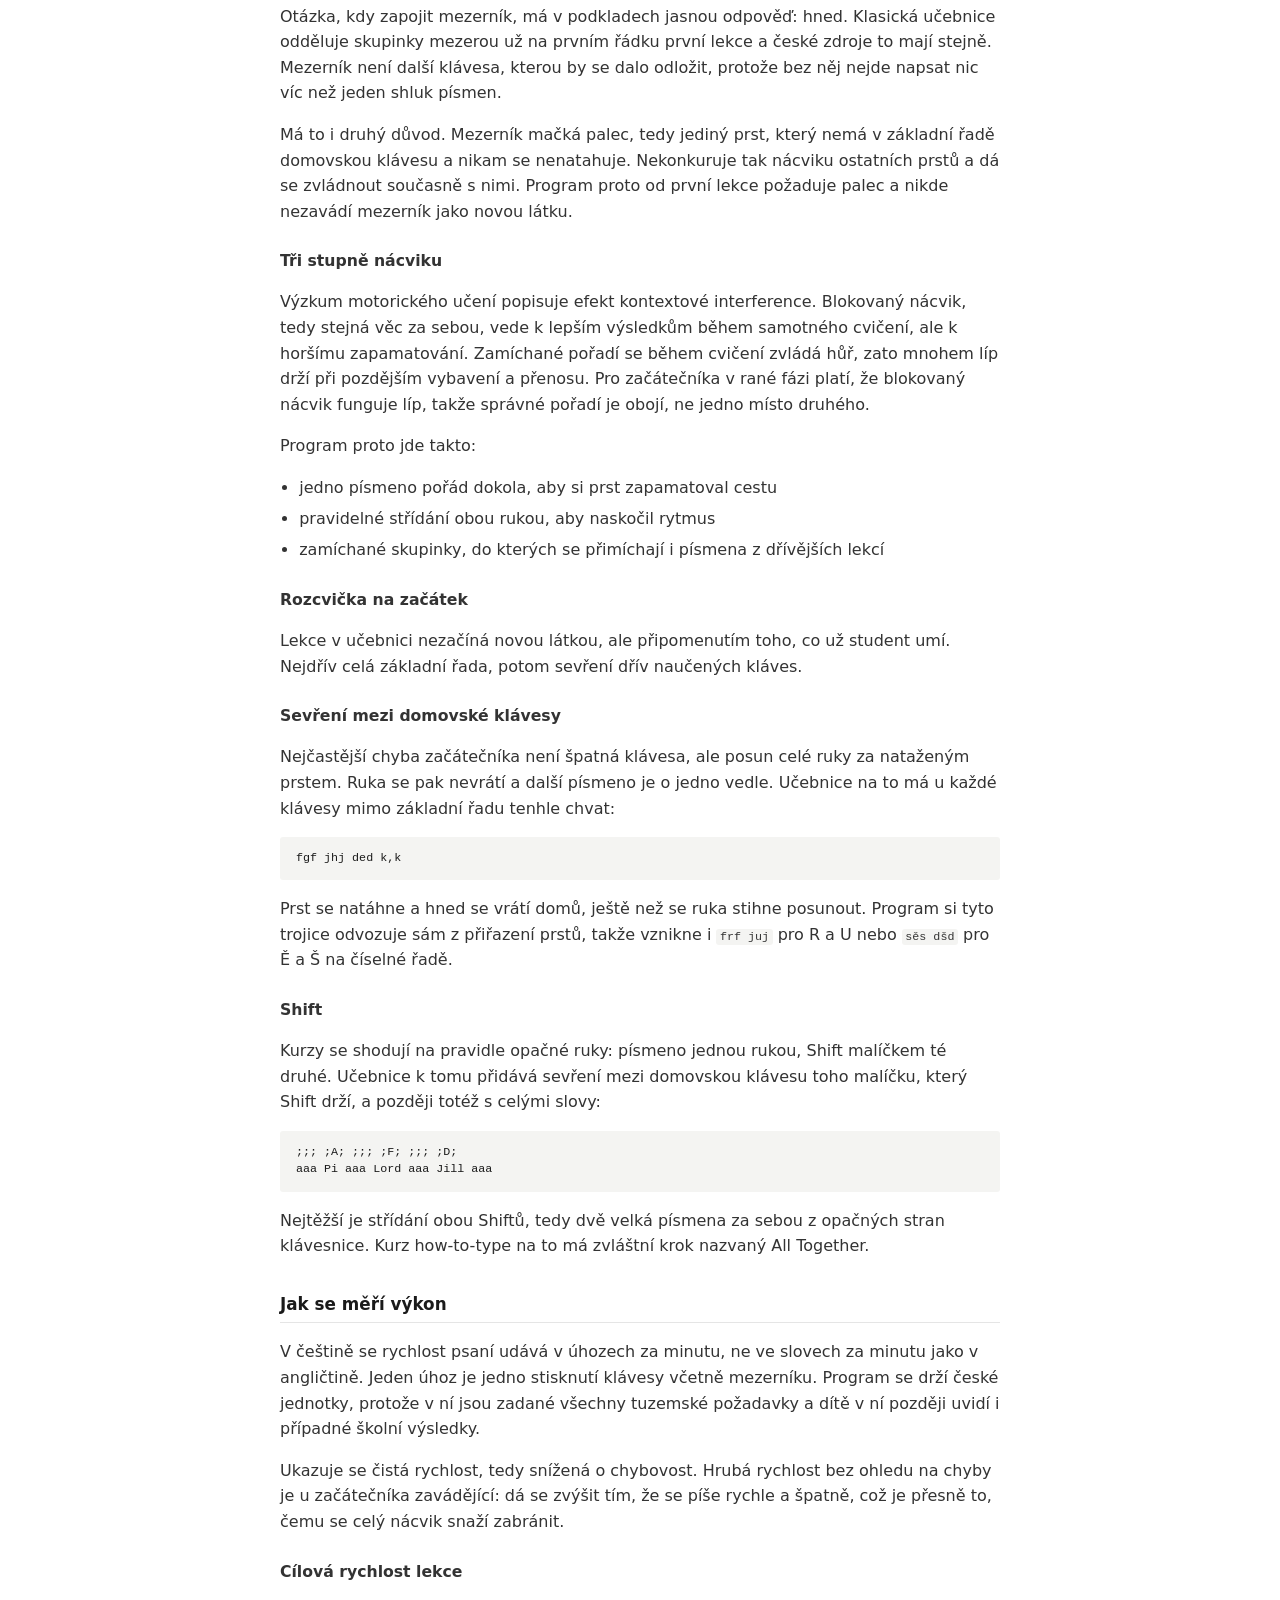
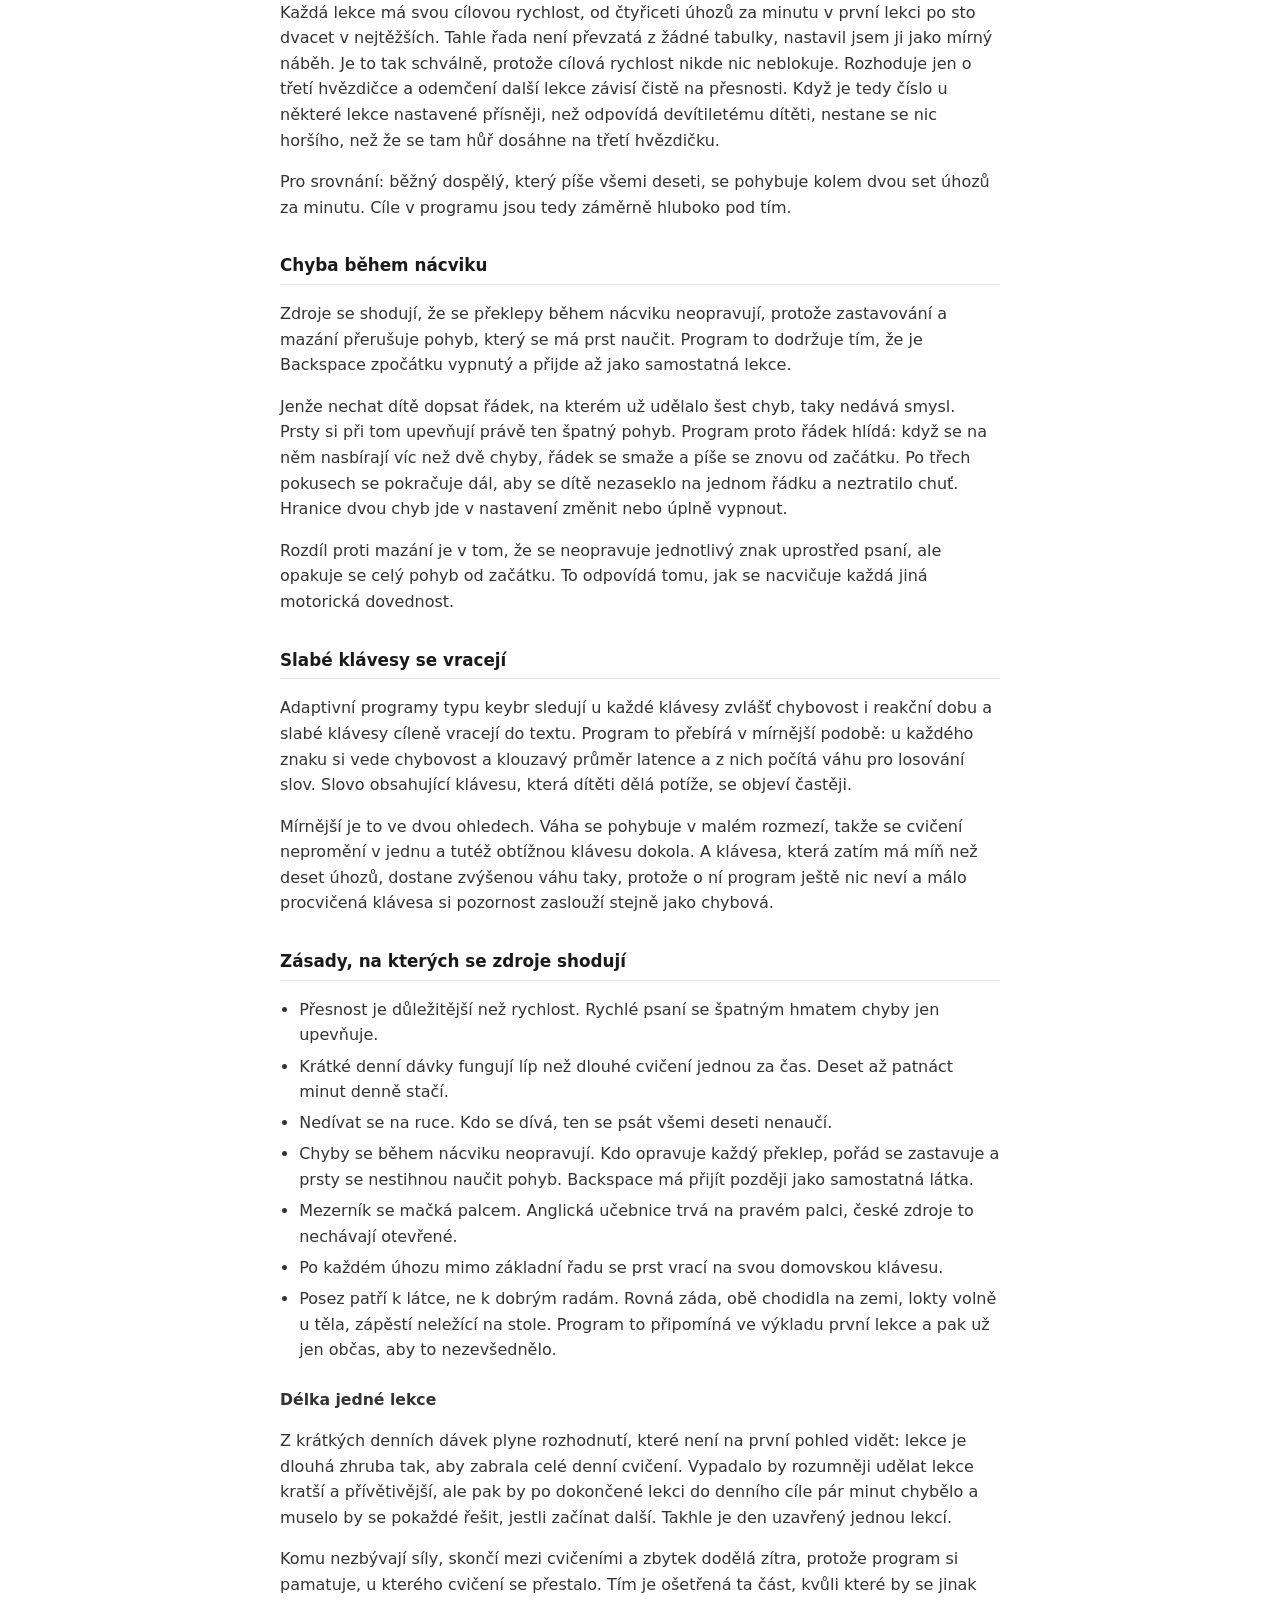
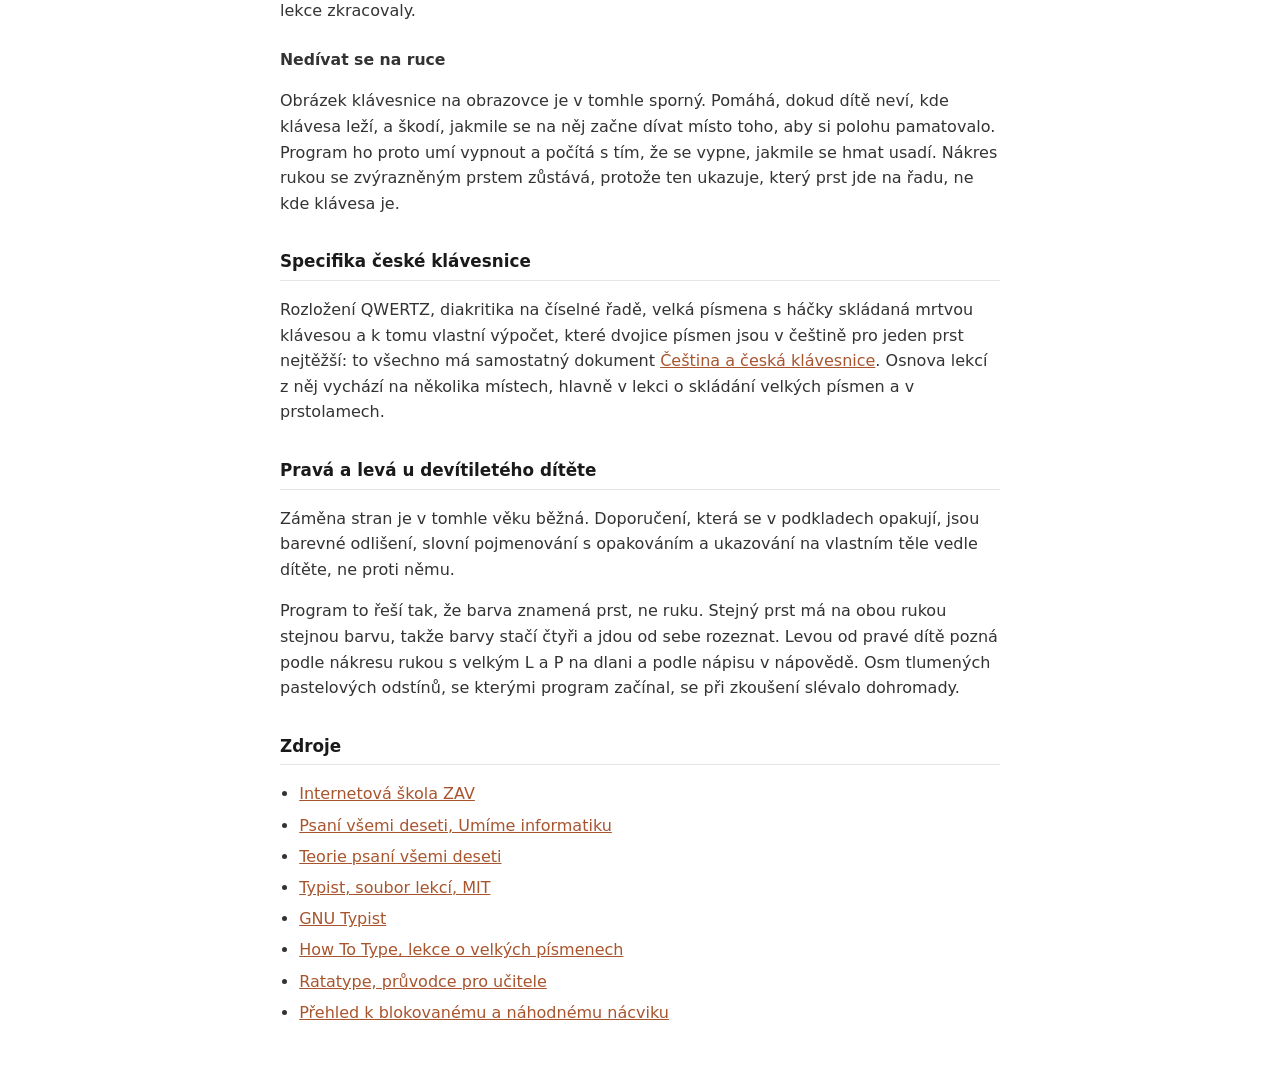
<file: docs/didaktika.html>
<!DOCTYPE html>
<html lang="cs">
<head>
  <meta charset="UTF-8">
  <meta name="viewport" content="width=device-width, initial-scale=1.0">
  <title>Didaktika psaní všemi deseti</title>
  <style>
    body {
      font-family: system-ui, -apple-system, Segoe UI, Roboto, sans-serif;
      max-width: 720px;
      margin: 4rem auto;
      padding: 0 1.5rem;
      line-height: 1.6;
      color: #1a1a1a;
    }
    h1 { margin-bottom: 0.25rem; font-size: 1.6rem; }
    p.subtitle { color: #555; margin-top: 0; }
    h2 {
      font-size: 1.05rem;
      margin: 2rem 0 0.5rem;
      padding-bottom: 0.3rem;
      border-bottom: 1px solid #e5e5e5;
    }
    h3 { font-size: 0.98rem; margin: 1.5rem 0 0.4rem; color: #333; }
    p { color: #333; }
    ul { padding-left: 1.2rem; }
    li { margin: 0.35rem 0; color: #333; }
    a { color: #A8552E; }
    .back { font-size: 0.9rem; margin-bottom: 2rem; }
    pre {
      background: #f4f4f2;
      padding: 0.8rem 1rem;
      border-radius: 3px;
      overflow-x: auto;
      font-size: 0.9em;
      line-height: 1.5;
    }
    code {
      background: #f4f4f2;
      padding: 0.1em 0.3em;
      border-radius: 3px;
      font-size: 0.9em;
    }
  </style>
</head>
<body>
  <p class="back"><a href="index.html">← Jindřich Soukup</a> · poznámka k programu
    <a href="https://github.com/JindrichSoukup/pisme-vsemi-deseti">Píšeme všemi deseti</a>, výuce psaní na české klávesnici · <a href="didactics.html" hreflang="en" lang="en">English</a></p>

  <h1>Didaktika psaní všemi deseti</h1>
  <p class="subtitle">Co jsem o výuce psaní našel, co z toho program používá a co ne. Slouží jako zdůvodnění rozhodnutí v osnově lekcí, aby je někdo později neměnil naslepo.</p>

  <h2>Odkud podklady pocházejí</h2>
  <p>Použitelné byly čtyři druhy zdrojů. České metodické weby ZAV, Umíme informatiku a psani-deseti.cz. Otevřené soubory lekcí GNU Typist a jeho předchůdce z MIT, což je doslovný přepis klasické učebnice psaní a dá se číst řádek po řádku. Kurzy how-to-type a Ratatype. A vlastní výpočty nad slovníkem tohoto programu.</p>
  <p>Nepodařilo se sehnat obsah lekcí z učebnic Century 21 a 20th Century Typewriting, vyhledávání vrací jen katalogové záznamy. Stejně tak strukturu lekcí programů Klavaro a TIPP10. Kniha Mastering Computer Typing se ukázala jako sken, jehož textová vrstva je rozsypaná a čte se pozpátku.</p>
  <h2>Pořadí kláves</h2>
  <p>České zdroje se shodují na postupu od ukazováčků ven: nejdřív F a J, pak D a K, S a L, A a Ů, potom G a H. Následuje horní řada, dolní řada, velká písmena a nakonec diakritika na číselné řadě.</p>
  <p>Uvnitř každé řady se páruje symetricky, tedy tentýž prst na obou rukou: E a I jsou prostředníčky, R a U ukazováčky, W a O prsteníčky, Q a P malíčky. Dvojice pak jde cvičit střídáním rukou, což je druhý stupeň nácviku. Platí to i pro číselnou řadu s diakritikou: Š a Á jsou prostředníčky, Č a Ý ukazováčky, Ř a Ž jejich krok dovnitř, Ě a Í prsteníčky. Samo zůstává jen É na pravém malíčku, protože proti němu leží plus.</p>
  <p>Metoda ZAV to má jinak. Učí písmena podle četnosti v češtině a začíná od A, protože pak jdou brzy skládat slabiky a krátká slova. Po dvou stech cvičeních má student probráno zhruba pětaosmdesát procent běžného textu.</p>
  <p>Klasická anglická učebnice jde ještě jinudy. V lekci T1 probere celou základní řadu naráz a hned na konci té samé lekce píše opravdová slova a větu:</p>
  <pre>fff jjj ddd kkk sss lll aaa ;;;
asdf jkl; asdf jkl; asdf jkl;
sad add all; alas flask fad
dad asks a lad; a lass falls</pre>
  <p>Program jde cestou malých kroků: základní řadu rozkládá do čtyř lekcí. Platí se za to tím, že první opravdová slova přijdou až ve čtvrté lekci a první věta až v osmnácté. Pro devítileté dítě, které začíná od nuly, mi menší krůčky přišly důležitější než rychlá odměna v podobě skutečného slova.</p>
  <h2>Stavba cvičení</h2>
  <h3>Slábnoucí skupinky</h3>
  <p>Učebnice nepíše jedno písmeno pořád dokola, ale zkracuje skupinky:</p>
  <pre>fff fff fff  ff ff ff  f f f</pre>
  <p>Má to důvod. Čím kratší skupinka, tím častěji přijde mezerník a tím častěji se prst musí vrátit do základní polohy. Řádek složený jen z „fff“ cvičí jeden pohyb dokola, ale návrat domů skoro vůbec.</p>
  <h3>Mezerník od první lekce</h3>
  <p>Otázka, kdy zapojit mezerník, má v podkladech jasnou odpověď: hned. Klasická učebnice odděluje skupinky mezerou už na prvním řádku první lekce a české zdroje to mají stejně. Mezerník není další klávesa, kterou by se dalo odložit, protože bez něj nejde napsat nic víc než jeden shluk písmen.</p>
  <p>Má to i druhý důvod. Mezerník mačká palec, tedy jediný prst, který nemá v základní řadě domovskou klávesu a nikam se nenatahuje. Nekonkuruje tak nácviku ostatních prstů a dá se zvládnout současně s nimi. Program proto od první lekce požaduje palec a nikde nezavádí mezerník jako novou látku.</p>
  <h3>Tři stupně nácviku</h3>
  <p>Výzkum motorického učení popisuje efekt kontextové interference. Blokovaný nácvik, tedy stejná věc za sebou, vede k lepším výsledkům během samotného cvičení, ale k horšímu zapamatování. Zamíchané pořadí se během cvičení zvládá hůř, zato mnohem líp drží při pozdějším vybavení a přenosu. Pro začátečníka v rané fázi platí, že blokovaný nácvik funguje líp, takže správné pořadí je obojí, ne jedno místo druhého.</p>
  <p>Program proto jde takto:</p>
  <ul>
    <li>jedno písmeno pořád dokola, aby si prst zapamatoval cestu</li>
    <li>pravidelné střídání obou rukou, aby naskočil rytmus</li>
    <li>zamíchané skupinky, do kterých se přimíchají i písmena z dřívějších lekcí</li>
  </ul>
  <h3>Rozcvička na začátek</h3>
  <p>Lekce v učebnici nezačíná novou látkou, ale připomenutím toho, co už student umí. Nejdřív celá základní řada, potom sevření dřív naučených kláves.</p>
  <h3>Sevření mezi domovské klávesy</h3>
  <p>Nejčastější chyba začátečníka není špatná klávesa, ale posun celé ruky za nataženým prstem. Ruka se pak nevrátí a další písmeno je o jedno vedle. Učebnice na to má u každé klávesy mimo základní řadu tenhle chvat:</p>
  <pre>fgf jhj ded k,k</pre>
  <p>Prst se natáhne a hned se vrátí domů, ještě než se ruka stihne posunout. Program si tyto trojice odvozuje sám z přiřazení prstů, takže vznikne i <code>frf juj</code> pro R a U nebo <code>sěs dšd</code> pro Ě a Š na číselné řadě.</p>
  <h3>Shift</h3>
  <p>Kurzy se shodují na pravidle opačné ruky: písmeno jednou rukou, Shift malíčkem té druhé. Učebnice k tomu přidává sevření mezi domovskou klávesu toho malíčku, který Shift drží, a později totéž s celými slovy:</p>
  <pre>;;; ;A; ;;; ;F; ;;; ;D;
aaa Pi aaa Lord aaa Jill aaa</pre>
  <p>Nejtěžší je střídání obou Shiftů, tedy dvě velká písmena za sebou z opačných stran klávesnice. Kurz how-to-type na to má zvláštní krok nazvaný All Together.</p>
  <h2>Jak se měří výkon</h2>
  <p>V češtině se rychlost psaní udává v úhozech za minutu, ne ve slovech za minutu jako v angličtině. Jeden úhoz je jedno stisknutí klávesy včetně mezerníku. Program se drží české jednotky, protože v ní jsou zadané všechny tuzemské požadavky a dítě v ní později uvidí i případné školní výsledky.</p>
  <p>Ukazuje se čistá rychlost, tedy snížená o chybovost. Hrubá rychlost bez ohledu na chyby je u začátečníka zavádějící: dá se zvýšit tím, že se píše rychle a špatně, což je přesně to, čemu se celý nácvik snaží zabránit.</p>
  <h3>Cílová rychlost lekce</h3>
  <p>Každá lekce má svou cílovou rychlost, od čtyřiceti úhozů za minutu v první lekci po sto dvacet v nejtěžších. Tahle řada není převzatá z žádné tabulky, nastavil jsem ji jako mírný náběh. Je to tak schválně, protože cílová rychlost nikde nic neblokuje. Rozhoduje jen o třetí hvězdičce a odemčení další lekce závisí čistě na přesnosti. Když je tedy číslo u některé lekce nastavené přísněji, než odpovídá devítiletému dítěti, nestane se nic horšího, než že se tam hůř dosáhne na třetí hvězdičku.</p>
  <p>Pro srovnání: běžný dospělý, který píše všemi deseti, se pohybuje kolem dvou set úhozů za minutu. Cíle v programu jsou tedy záměrně hluboko pod tím.</p>
  <h2>Chyba během nácviku</h2>
  <p>Zdroje se shodují, že se překlepy během nácviku neopravují, protože zastavování a mazání přerušuje pohyb, který se má prst naučit. Program to dodržuje tím, že je Backspace zpočátku vypnutý a přijde až jako samostatná lekce.</p>
  <p>Jenže nechat dítě dopsat řádek, na kterém už udělalo šest chyb, taky nedává smysl. Prsty si při tom upevňují právě ten špatný pohyb. Program proto řádek hlídá: když se na něm nasbírají víc než dvě chyby, řádek se smaže a píše se znovu od začátku. Po třech pokusech se pokračuje dál, aby se dítě nezaseklo na jednom řádku a neztratilo chuť. Hranice dvou chyb jde v nastavení změnit nebo úplně vypnout.</p>
  <p>Rozdíl proti mazání je v tom, že se neopravuje jednotlivý znak uprostřed psaní, ale opakuje se celý pohyb od začátku. To odpovídá tomu, jak se nacvičuje každá jiná motorická dovednost.</p>
  <h2>Slabé klávesy se vracejí</h2>
  <p>Adaptivní programy typu keybr sledují u každé klávesy zvlášť chybovost i reakční dobu a slabé klávesy cíleně vracejí do textu. Program to přebírá v mírnější podobě: u každého znaku si vede chybovost a klouzavý průměr latence a z nich počítá váhu pro losování slov. Slovo obsahující klávesu, která dítěti dělá potíže, se objeví častěji.</p>
  <p>Mírnější je to ve dvou ohledech. Váha se pohybuje v malém rozmezí, takže se cvičení nepromění v jednu a tutéž obtížnou klávesu dokola. A klávesa, která zatím má míň než deset úhozů, dostane zvýšenou váhu taky, protože o ní program ještě nic neví a málo procvičená klávesa si pozornost zaslouží stejně jako chybová.</p>
  <h2>Zásady, na kterých se zdroje shodují</h2>
  <ul>
    <li>Přesnost je důležitější než rychlost. Rychlé psaní se špatným hmatem chyby jen upevňuje.</li>
    <li>Krátké denní dávky fungují líp než dlouhé cvičení jednou za čas. Deset až patnáct minut denně stačí.</li>
    <li>Nedívat se na ruce. Kdo se dívá, ten se psát všemi deseti nenaučí.</li>
    <li>Chyby se během nácviku neopravují. Kdo opravuje každý překlep, pořád se zastavuje a prsty se nestihnou naučit pohyb. Backspace má přijít později jako samostatná látka.</li>
    <li>Mezerník se mačká palcem. Anglická učebnice trvá na pravém palci, české zdroje to nechávají otevřené.</li>
    <li>Po každém úhozu mimo základní řadu se prst vrací na svou domovskou klávesu.</li>
    <li>Posez patří k látce, ne k dobrým radám. Rovná záda, obě chodidla na zemi, lokty volně u těla, zápěstí neležící na stole. Program to připomíná ve výkladu první lekce a pak už jen občas, aby to nezevšednělo.</li>
  </ul>
  <h3>Délka jedné lekce</h3>
  <p>Z krátkých denních dávek plyne rozhodnutí, které není na první pohled vidět: lekce je dlouhá zhruba tak, aby zabrala celé denní cvičení. Vypadalo by rozumněji udělat lekce kratší a přívětivější, ale pak by po dokončené lekci do denního cíle pár minut chybělo a muselo by se pokaždé řešit, jestli začínat další. Takhle je den uzavřený jednou lekcí.</p>
  <p>Komu nezbývají síly, skončí mezi cvičeními a zbytek dodělá zítra, protože program si pamatuje, u kterého cvičení se přestalo. Tím je ošetřená ta část, kvůli které by se jinak lekce zkracovaly.</p>
  <h3>Nedívat se na ruce</h3>
  <p>Obrázek klávesnice na obrazovce je v tomhle sporný. Pomáhá, dokud dítě neví, kde klávesa leží, a škodí, jakmile se na něj začne dívat místo toho, aby si polohu pamatovalo. Program ho proto umí vypnout a počítá s tím, že se vypne, jakmile se hmat usadí. Nákres rukou se zvýrazněným prstem zůstává, protože ten ukazuje, který prst jde na řadu, ne kde klávesa je.</p>
  <h2>Specifika české klávesnice</h2>
  <p>Rozložení QWERTZ, diakritika na číselné řadě, velká písmena s háčky skládaná mrtvou klávesou a k tomu vlastní výpočet, které dvojice písmen jsou v češtině pro jeden prst nejtěžší: to všechno má samostatný dokument <a href="cestina.html">Čeština a česká klávesnice</a>. Osnova lekcí z něj vychází na několika místech, hlavně v lekci o skládání velkých písmen a v prstolamech.</p>
  <h2>Pravá a levá u devítiletého dítěte</h2>
  <p>Záměna stran je v tomhle věku běžná. Doporučení, která se v podkladech opakují, jsou barevné odlišení, slovní pojmenování s opakováním a ukazování na vlastním těle vedle dítěte, ne proti němu.</p>
  <p>Program to řeší tak, že barva znamená prst, ne ruku. Stejný prst má na obou rukou stejnou barvu, takže barvy stačí čtyři a jdou od sebe rozeznat. Levou od pravé dítě pozná podle nákresu rukou s velkým L a P na dlani a podle nápisu v nápovědě. Osm tlumených pastelových odstínů, se kterými program začínal, se při zkoušení slévalo dohromady.</p>
  <h2>Zdroje</h2>
  <ul>
    <li><a href="https://www.zav.cz/vyuka-psani-na-klavesnici/">Internetová škola ZAV</a></li>
    <li><a href="https://www.umimeinformatiku.cz/cviceni-psani-vsemi-deseti">Psaní všemi deseti, Umíme informatiku</a></li>
    <li><a href="https://www.psani-deseti.cz/teorie">Teorie psaní všemi deseti</a></li>
    <li><a href="https://web.mit.edu/games/lib/typist/t.typ">Typist, soubor lekcí, MIT</a></li>
    <li><a href="https://www.gnu.org/software/gtypist/doc/gtypist.html">GNU Typist</a></li>
    <li><a href="https://www.how-to-type.com/touch-typing-lessons/how-to-type-capitals/">How To Type, lekce o velkých písmenech</a></li>
    <li><a href="https://www.ratatype.com/faq/The-ultimate-Guide-for-Teachers-to-teach-touch-typing-to-children/">Ratatype, průvodce pro učitele</a></li>
    <li><a href="https://www.ncbi.nlm.nih.gov/pmc/articles/PMC4069194/">Přehled k blokovanému a náhodnému nácviku</a></li>
  </ul>
</body>
</html>
</file>
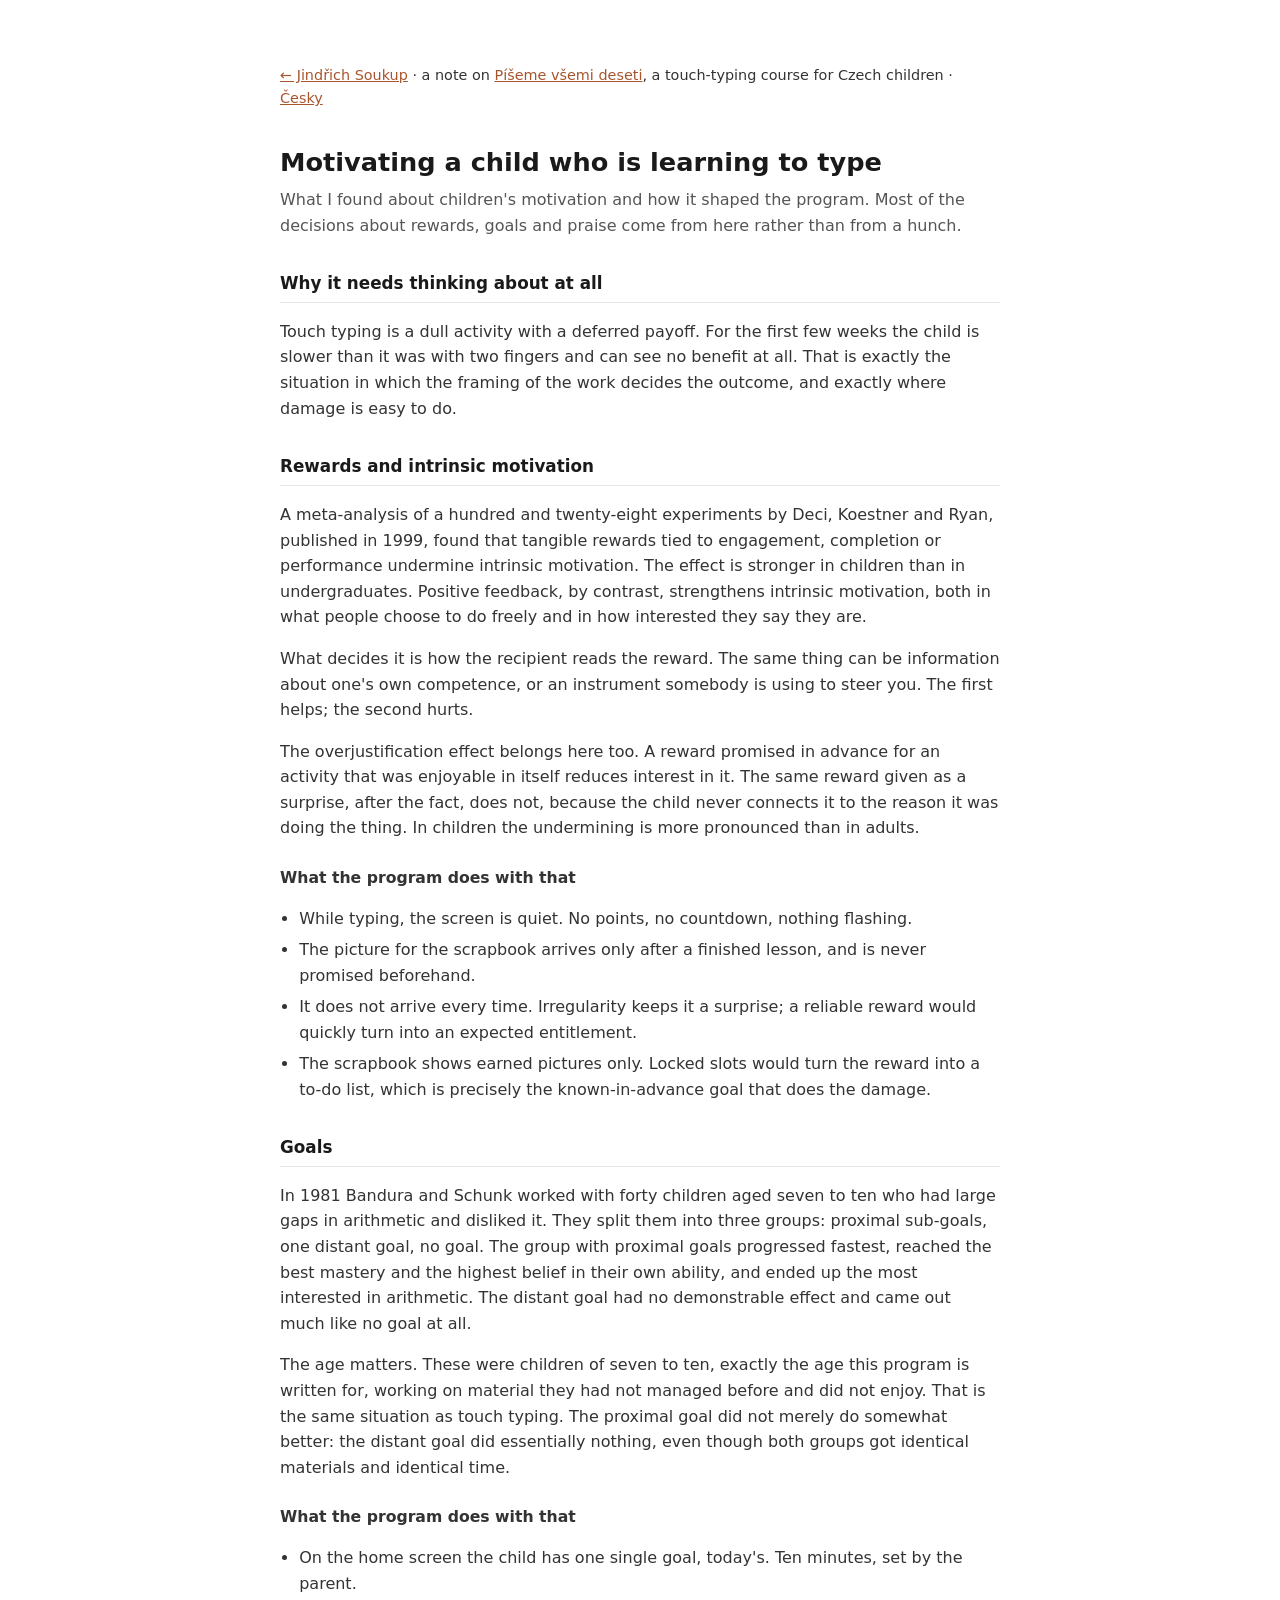
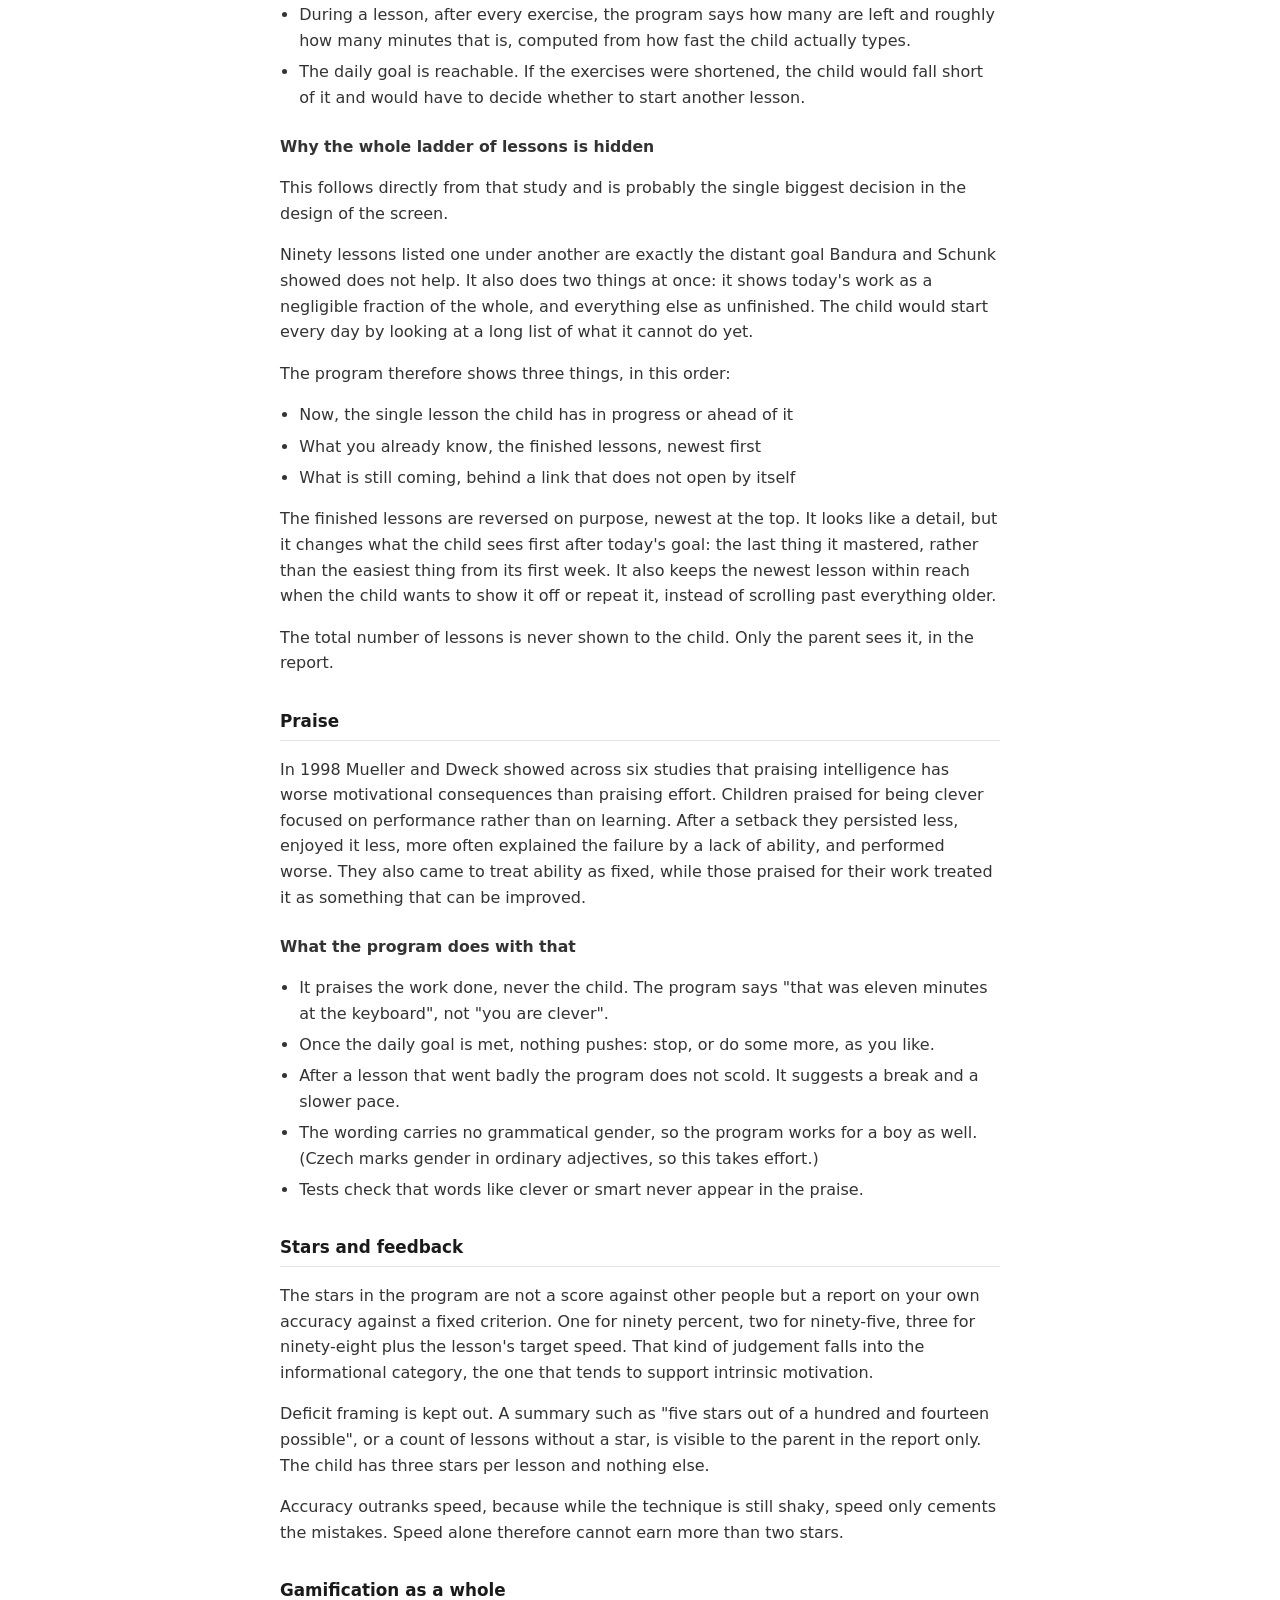
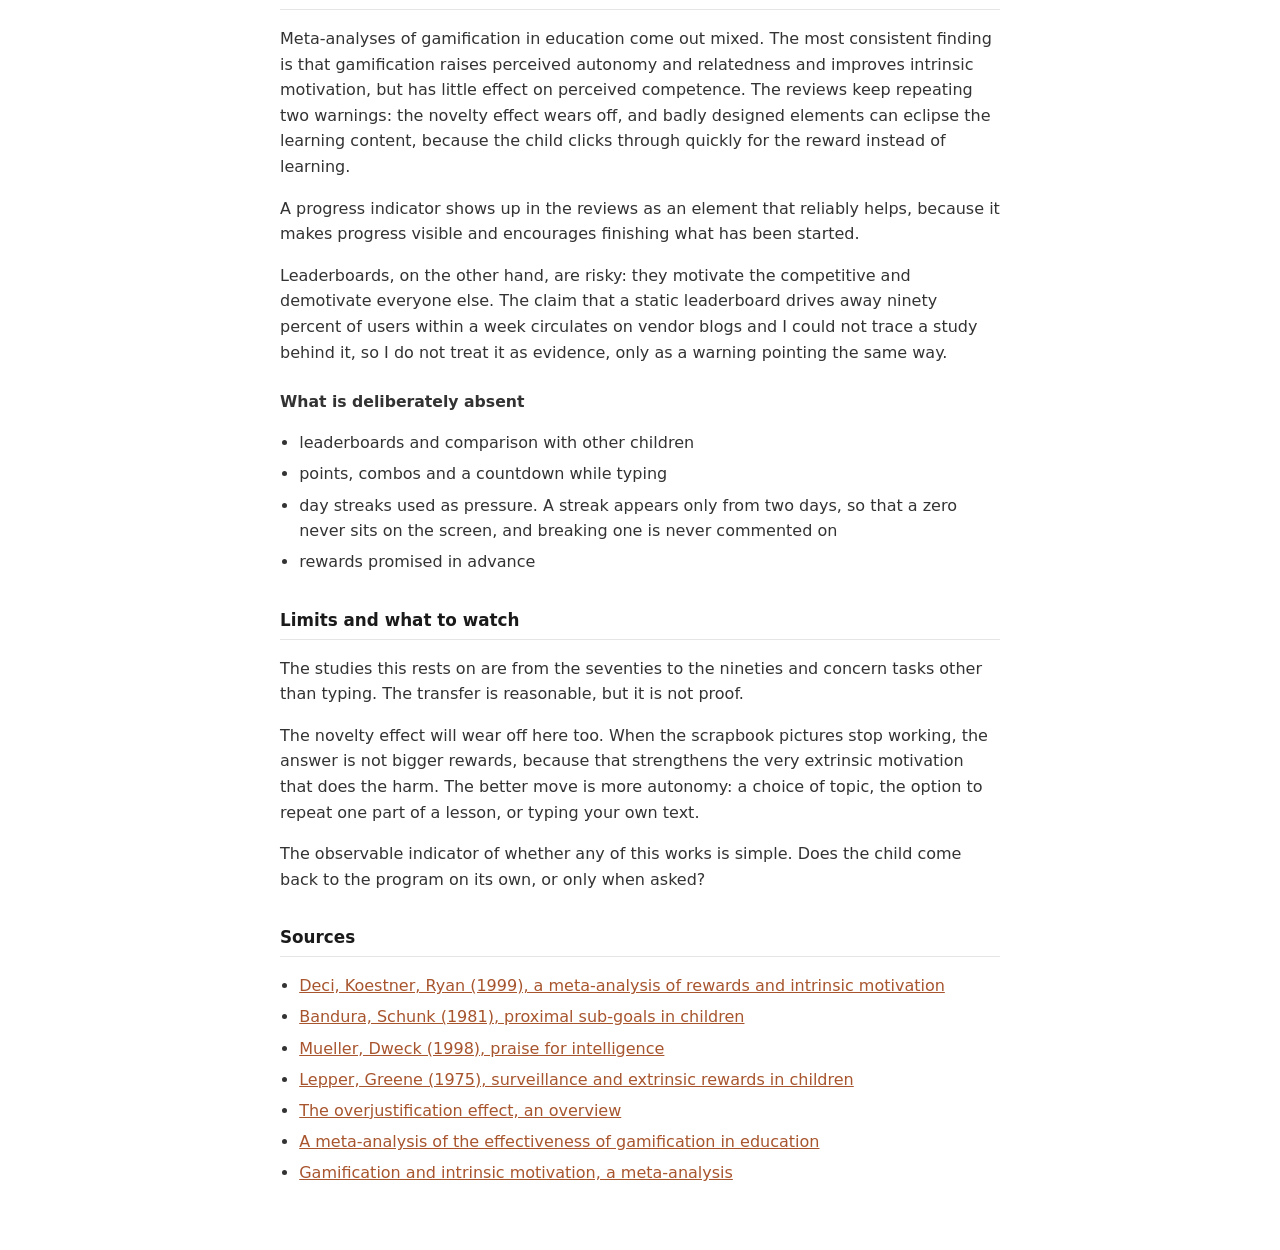
<file: docs/motivation.html>
<!DOCTYPE html>
<html lang="en">
<head>
  <meta charset="UTF-8">
  <meta name="viewport" content="width=device-width, initial-scale=1.0">
  <title>Motivating a child who is learning to type</title>
  <style>
    body {
      font-family: system-ui, -apple-system, Segoe UI, Roboto, sans-serif;
      max-width: 720px;
      margin: 4rem auto;
      padding: 0 1.5rem;
      line-height: 1.6;
      color: #1a1a1a;
    }
    h1 { margin-bottom: 0.25rem; font-size: 1.6rem; }
    p.subtitle { color: #555; margin-top: 0; }
    h2 {
      font-size: 1.05rem;
      margin: 2rem 0 0.5rem;
      padding-bottom: 0.3rem;
      border-bottom: 1px solid #e5e5e5;
    }
    h3 { font-size: 0.98rem; margin: 1.5rem 0 0.4rem; color: #333; }
    p { color: #333; }
    ul { padding-left: 1.2rem; }
    li { margin: 0.35rem 0; color: #333; }
    a { color: #A8552E; }
    .back { font-size: 0.9rem; margin-bottom: 2rem; }
    pre {
      background: #f4f4f2;
      padding: 0.8rem 1rem;
      border-radius: 3px;
      overflow-x: auto;
      font-size: 0.9em;
      line-height: 1.5;
    }
    code {
      background: #f4f4f2;
      padding: 0.1em 0.3em;
      border-radius: 3px;
      font-size: 0.9em;
    }
  </style>
</head>
<body>
  <p class="back"><a href="index.html">← Jindřich Soukup</a> · a note on
    <a href="https://github.com/JindrichSoukup/pisme-vsemi-deseti">Píšeme všemi deseti</a>, a touch-typing course for Czech children · <a href="psychologie.html" hreflang="cs" lang="cs">Česky</a></p>

  <h1>Motivating a child who is learning to type</h1>
  <p class="subtitle">What I found about children's motivation and how it shaped the program. Most of the decisions about rewards, goals and praise come from here rather than from a hunch.</p>

  <h2>Why it needs thinking about at all</h2>
  <p>Touch typing is a dull activity with a deferred payoff. For the first few weeks the child is slower than it was with two fingers and can see no benefit at all. That is exactly the situation in which the framing of the work decides the outcome, and exactly where damage is easy to do.</p>
  <h2>Rewards and intrinsic motivation</h2>
  <p>A meta-analysis of a hundred and twenty-eight experiments by Deci, Koestner and Ryan, published in 1999, found that tangible rewards tied to engagement, completion or performance undermine intrinsic motivation. The effect is stronger in children than in undergraduates. Positive feedback, by contrast, strengthens intrinsic motivation, both in what people choose to do freely and in how interested they say they are.</p>
  <p>What decides it is how the recipient reads the reward. The same thing can be information about one's own competence, or an instrument somebody is using to steer you. The first helps; the second hurts.</p>
  <p>The overjustification effect belongs here too. A reward promised in advance for an activity that was enjoyable in itself reduces interest in it. The same reward given as a surprise, after the fact, does not, because the child never connects it to the reason it was doing the thing. In children the undermining is more pronounced than in adults.</p>
  <h3>What the program does with that</h3>
  <ul>
    <li>While typing, the screen is quiet. No points, no countdown, nothing flashing.</li>
    <li>The picture for the scrapbook arrives only after a finished lesson, and is never promised beforehand.</li>
    <li>It does not arrive every time. Irregularity keeps it a surprise; a reliable reward would quickly turn into an expected entitlement.</li>
    <li>The scrapbook shows earned pictures only. Locked slots would turn the reward into a to-do list, which is precisely the known-in-advance goal that does the damage.</li>
  </ul>
  <h2>Goals</h2>
  <p>In 1981 Bandura and Schunk worked with forty children aged seven to ten who had large gaps in arithmetic and disliked it. They split them into three groups: proximal sub-goals, one distant goal, no goal. The group with proximal goals progressed fastest, reached the best mastery and the highest belief in their own ability, and ended up the most interested in arithmetic. The distant goal had no demonstrable effect and came out much like no goal at all.</p>
  <p>The age matters. These were children of seven to ten, exactly the age this program is written for, working on material they had not managed before and did not enjoy. That is the same situation as touch typing. The proximal goal did not merely do somewhat better: the distant goal did essentially nothing, even though both groups got identical materials and identical time.</p>
  <h3>What the program does with that</h3>
  <ul>
    <li>On the home screen the child has one single goal, today's. Ten minutes, set by the parent.</li>
    <li>During a lesson, after every exercise, the program says how many are left and roughly how many minutes that is, computed from how fast the child actually types.</li>
    <li>The daily goal is reachable. If the exercises were shortened, the child would fall short of it and would have to decide whether to start another lesson.</li>
  </ul>
  <h3>Why the whole ladder of lessons is hidden</h3>
  <p>This follows directly from that study and is probably the single biggest decision in the design of the screen.</p>
  <p>Ninety lessons listed one under another are exactly the distant goal Bandura and Schunk showed does not help. It also does two things at once: it shows today's work as a negligible fraction of the whole, and everything else as unfinished. The child would start every day by looking at a long list of what it cannot do yet.</p>
  <p>The program therefore shows three things, in this order:</p>
  <ul>
    <li>Now, the single lesson the child has in progress or ahead of it</li>
    <li>What you already know, the finished lessons, newest first</li>
    <li>What is still coming, behind a link that does not open by itself</li>
  </ul>
  <p>The finished lessons are reversed on purpose, newest at the top. It looks like a detail, but it changes what the child sees first after today's goal: the last thing it mastered, rather than the easiest thing from its first week. It also keeps the newest lesson within reach when the child wants to show it off or repeat it, instead of scrolling past everything older.</p>
  <p>The total number of lessons is never shown to the child. Only the parent sees it, in the report.</p>
  <h2>Praise</h2>
  <p>In 1998 Mueller and Dweck showed across six studies that praising intelligence has worse motivational consequences than praising effort. Children praised for being clever focused on performance rather than on learning. After a setback they persisted less, enjoyed it less, more often explained the failure by a lack of ability, and performed worse. They also came to treat ability as fixed, while those praised for their work treated it as something that can be improved.</p>
  <h3>What the program does with that</h3>
  <ul>
    <li>It praises the work done, never the child. The program says "that was eleven minutes at the keyboard", not "you are clever".</li>
    <li>Once the daily goal is met, nothing pushes: stop, or do some more, as you like.</li>
    <li>After a lesson that went badly the program does not scold. It suggests a break and a slower pace.</li>
    <li>The wording carries no grammatical gender, so the program works for a boy as well. (Czech marks gender in ordinary adjectives, so this takes effort.)</li>
    <li>Tests check that words like clever or smart never appear in the praise.</li>
  </ul>
  <h2>Stars and feedback</h2>
  <p>The stars in the program are not a score against other people but a report on your own accuracy against a fixed criterion. One for ninety percent, two for ninety-five, three for ninety-eight plus the lesson's target speed. That kind of judgement falls into the informational category, the one that tends to support intrinsic motivation.</p>
  <p>Deficit framing is kept out. A summary such as "five stars out of a hundred and fourteen possible", or a count of lessons without a star, is visible to the parent in the report only. The child has three stars per lesson and nothing else.</p>
  <p>Accuracy outranks speed, because while the technique is still shaky, speed only cements the mistakes. Speed alone therefore cannot earn more than two stars.</p>
  <h2>Gamification as a whole</h2>
  <p>Meta-analyses of gamification in education come out mixed. The most consistent finding is that gamification raises perceived autonomy and relatedness and improves intrinsic motivation, but has little effect on perceived competence. The reviews keep repeating two warnings: the novelty effect wears off, and badly designed elements can eclipse the learning content, because the child clicks through quickly for the reward instead of learning.</p>
  <p>A progress indicator shows up in the reviews as an element that reliably helps, because it makes progress visible and encourages finishing what has been started.</p>
  <p>Leaderboards, on the other hand, are risky: they motivate the competitive and demotivate everyone else. The claim that a static leaderboard drives away ninety percent of users within a week circulates on vendor blogs and I could not trace a study behind it, so I do not treat it as evidence, only as a warning pointing the same way.</p>
  <h3>What is deliberately absent</h3>
  <ul>
    <li>leaderboards and comparison with other children</li>
    <li>points, combos and a countdown while typing</li>
    <li>day streaks used as pressure. A streak appears only from two days, so that a zero never sits on the screen, and breaking one is never commented on</li>
    <li>rewards promised in advance</li>
  </ul>
  <h2>Limits and what to watch</h2>
  <p>The studies this rests on are from the seventies to the nineties and concern tasks other than typing. The transfer is reasonable, but it is not proof.</p>
  <p>The novelty effect will wear off here too. When the scrapbook pictures stop working, the answer is not bigger rewards, because that strengthens the very extrinsic motivation that does the harm. The better move is more autonomy: a choice of topic, the option to repeat one part of a lesson, or typing your own text.</p>
  <p>The observable indicator of whether any of this works is simple. Does the child come back to the program on its own, or only when asked?</p>
  <h2>Sources</h2>
  <ul>
    <li><a href="https://www.researchgate.net/publication/12712628_A_Meta-Analytic_Review_of_Experiments_Examining_the_Effects_of_Extrinsic_Rewards_on_Intrinsic_Motivation">Deci, Koestner, Ryan (1999), a meta-analysis of rewards and intrinsic motivation</a></li>
    <li><a href="https://uploads-ssl.webflow.com/59faaf5b01b9500001e95457/5bc552d85141987915dab842_Bandura%20&amp;%20Schunk,%201981.pdf">Bandura, Schunk (1981), proximal sub-goals in children</a></li>
    <li><a href="https://www.columbia.edu/cu/psychology/courses/3615/Readings/Mueller_Dweck.pdf">Mueller, Dweck (1998), praise for intelligence</a></li>
    <li><a href="https://bingschool.stanford.edu/sites/bingschool/files/1975_leppergreene.pdf">Lepper, Greene (1975), surveillance and extrinsic rewards in children</a></li>
    <li><a href="https://en.wikipedia.org/wiki/Overjustification_effect">The overjustification effect, an overview</a></li>
    <li><a href="https://www.ncbi.nlm.nih.gov/pmc/articles/PMC10591086/">A meta-analysis of the effectiveness of gamification in education</a></li>
    <li><a href="https://link.springer.com/article/10.1007/s11423-023-10337-7">Gamification and intrinsic motivation, a meta-analysis</a></li>
  </ul>
</body>
</html>
</file>
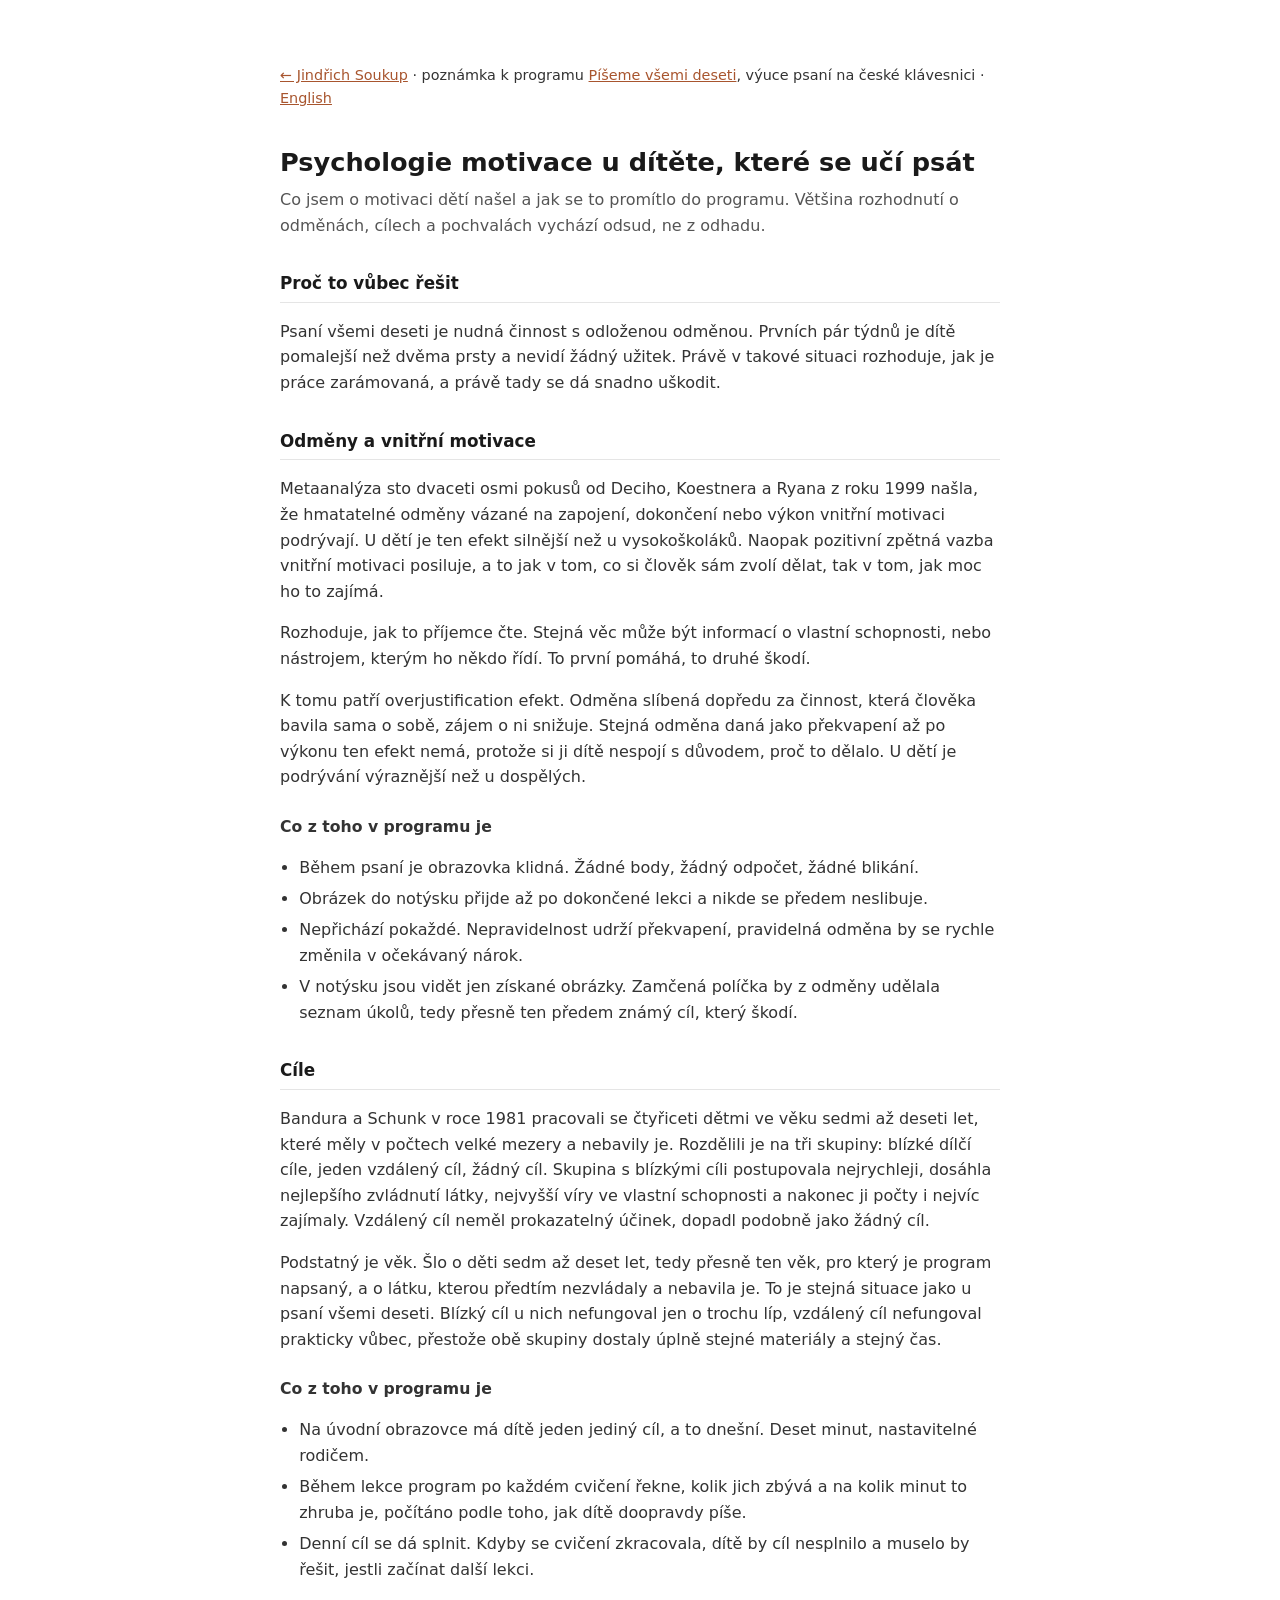
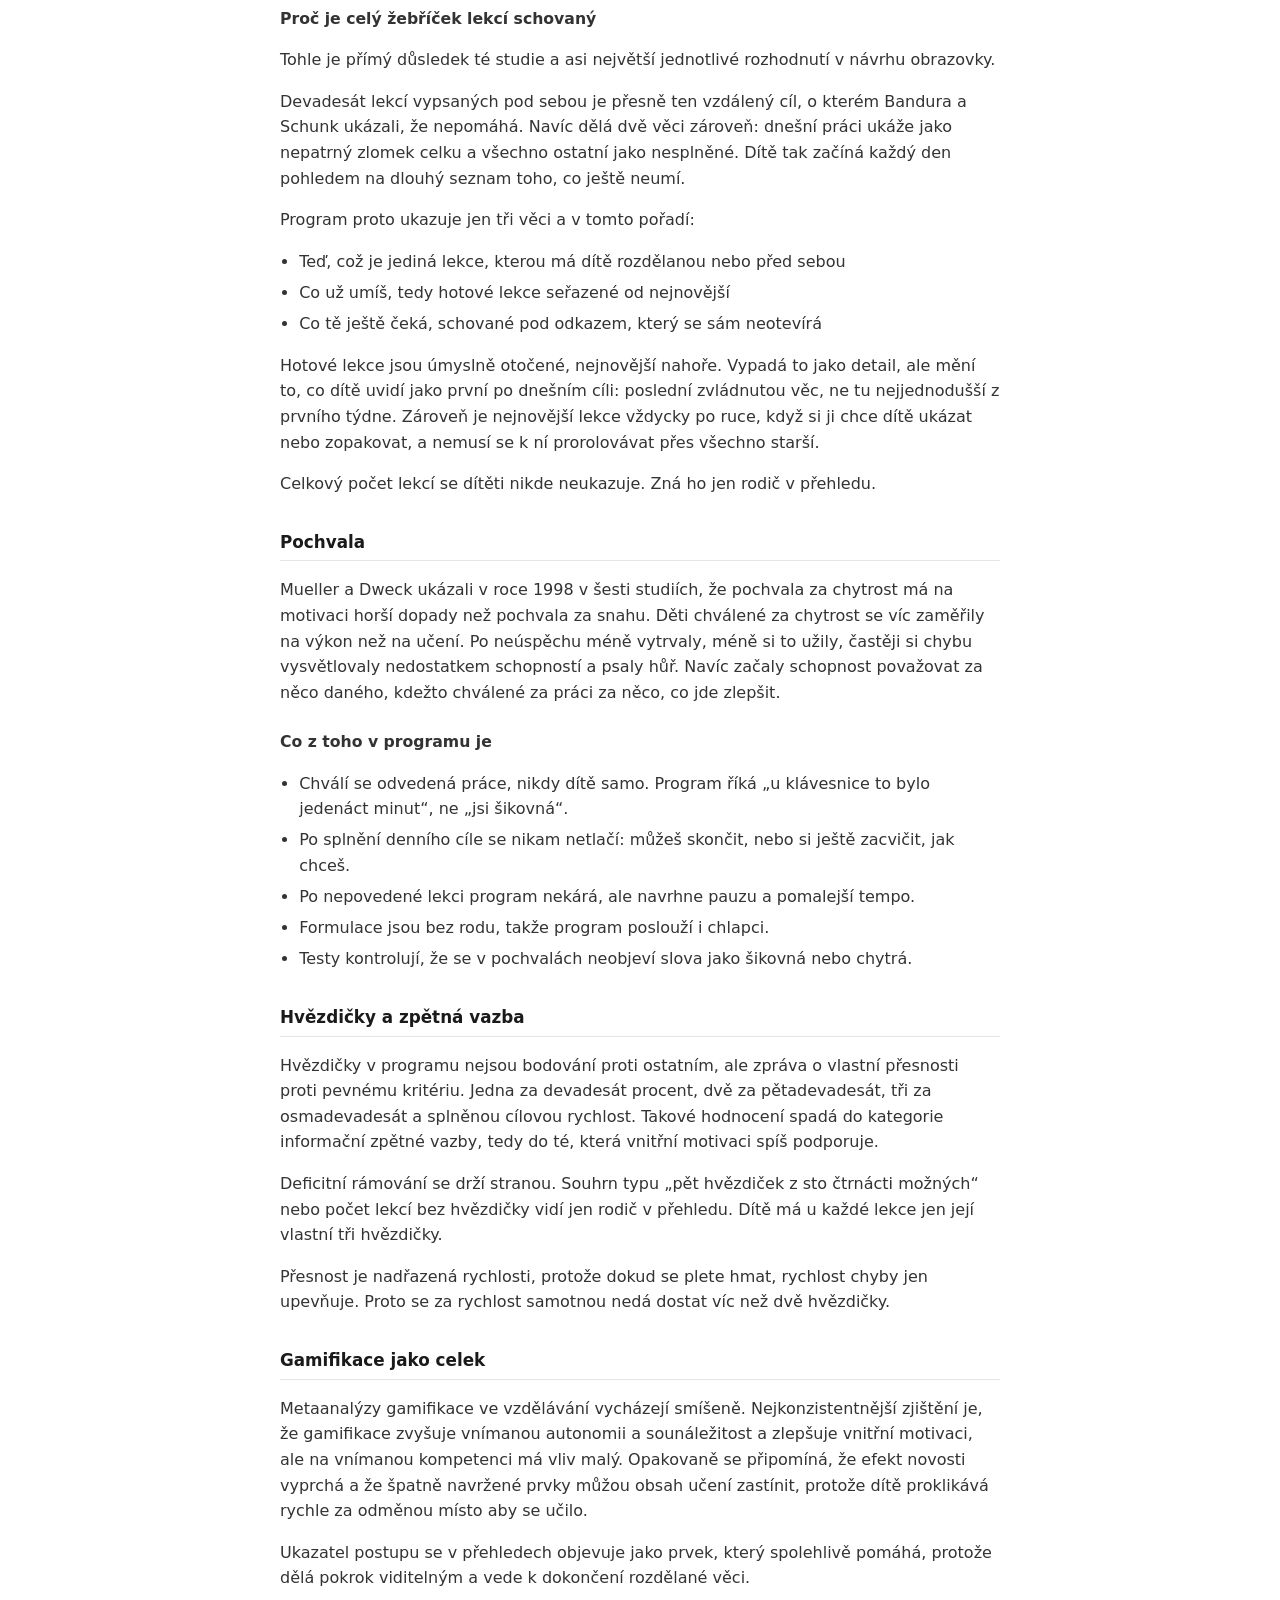
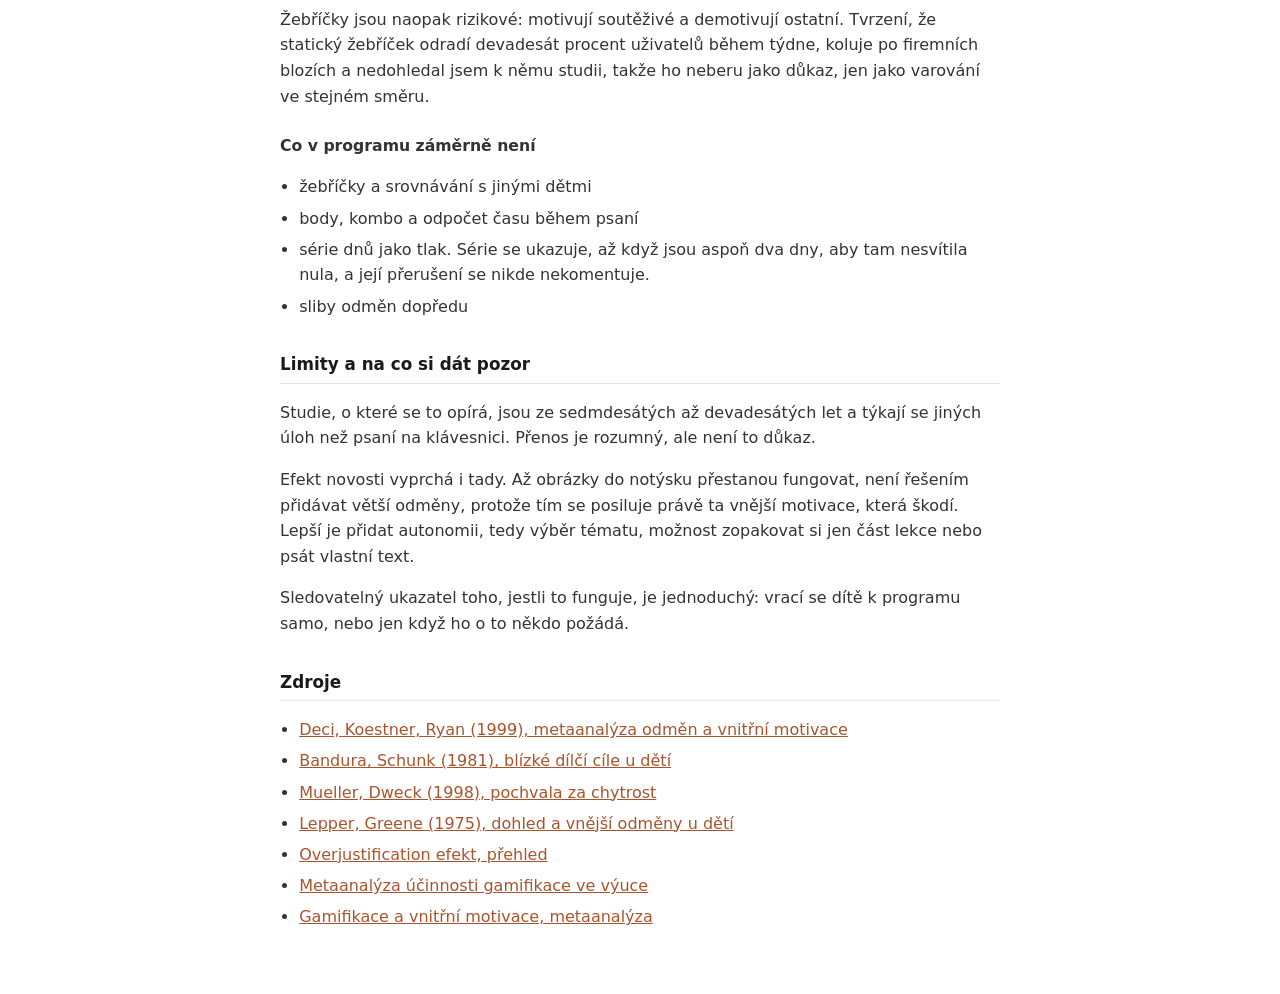
<file: docs/psychologie.html>
<!DOCTYPE html>
<html lang="cs">
<head>
  <meta charset="UTF-8">
  <meta name="viewport" content="width=device-width, initial-scale=1.0">
  <title>Psychologie motivace u dítěte, které se učí psát</title>
  <style>
    body {
      font-family: system-ui, -apple-system, Segoe UI, Roboto, sans-serif;
      max-width: 720px;
      margin: 4rem auto;
      padding: 0 1.5rem;
      line-height: 1.6;
      color: #1a1a1a;
    }
    h1 { margin-bottom: 0.25rem; font-size: 1.6rem; }
    p.subtitle { color: #555; margin-top: 0; }
    h2 {
      font-size: 1.05rem;
      margin: 2rem 0 0.5rem;
      padding-bottom: 0.3rem;
      border-bottom: 1px solid #e5e5e5;
    }
    h3 { font-size: 0.98rem; margin: 1.5rem 0 0.4rem; color: #333; }
    p { color: #333; }
    ul { padding-left: 1.2rem; }
    li { margin: 0.35rem 0; color: #333; }
    a { color: #A8552E; }
    .back { font-size: 0.9rem; margin-bottom: 2rem; }
    pre {
      background: #f4f4f2;
      padding: 0.8rem 1rem;
      border-radius: 3px;
      overflow-x: auto;
      font-size: 0.9em;
      line-height: 1.5;
    }
    code {
      background: #f4f4f2;
      padding: 0.1em 0.3em;
      border-radius: 3px;
      font-size: 0.9em;
    }
  </style>
</head>
<body>
  <p class="back"><a href="index.html">← Jindřich Soukup</a> · poznámka k programu
    <a href="https://github.com/JindrichSoukup/pisme-vsemi-deseti">Píšeme všemi deseti</a>, výuce psaní na české klávesnici · <a href="motivation.html" hreflang="en" lang="en">English</a></p>

  <h1>Psychologie motivace u dítěte, které se učí psát</h1>
  <p class="subtitle">Co jsem o motivaci dětí našel a jak se to promítlo do programu. Většina rozhodnutí o odměnách, cílech a pochvalách vychází odsud, ne z odhadu.</p>

  <h2>Proč to vůbec řešit</h2>
  <p>Psaní všemi deseti je nudná činnost s odloženou odměnou. Prvních pár týdnů je dítě pomalejší než dvěma prsty a nevidí žádný užitek. Právě v takové situaci rozhoduje, jak je práce zarámovaná, a právě tady se dá snadno uškodit.</p>
  <h2>Odměny a vnitřní motivace</h2>
  <p>Metaanalýza sto dvaceti osmi pokusů od Deciho, Koestnera a Ryana z roku 1999 našla, že hmatatelné odměny vázané na zapojení, dokončení nebo výkon vnitřní motivaci podrývají. U dětí je ten efekt silnější než u vysokoškoláků. Naopak pozitivní zpětná vazba vnitřní motivaci posiluje, a to jak v tom, co si člověk sám zvolí dělat, tak v tom, jak moc ho to zajímá.</p>
  <p>Rozhoduje, jak to příjemce čte. Stejná věc může být informací o vlastní schopnosti, nebo nástrojem, kterým ho někdo řídí. To první pomáhá, to druhé škodí.</p>
  <p>K tomu patří overjustification efekt. Odměna slíbená dopředu za činnost, která člověka bavila sama o sobě, zájem o ni snižuje. Stejná odměna daná jako překvapení až po výkonu ten efekt nemá, protože si ji dítě nespojí s důvodem, proč to dělalo. U dětí je podrývání výraznější než u dospělých.</p>
  <h3>Co z toho v programu je</h3>
  <ul>
    <li>Během psaní je obrazovka klidná. Žádné body, žádný odpočet, žádné blikání.</li>
    <li>Obrázek do notýsku přijde až po dokončené lekci a nikde se předem neslibuje.</li>
    <li>Nepřichází pokaždé. Nepravidelnost udrží překvapení, pravidelná odměna by se rychle změnila v očekávaný nárok.</li>
    <li>V notýsku jsou vidět jen získané obrázky. Zamčená políčka by z odměny udělala seznam úkolů, tedy přesně ten předem známý cíl, který škodí.</li>
  </ul>
  <h2>Cíle</h2>
  <p>Bandura a Schunk v roce 1981 pracovali se čtyřiceti dětmi ve věku sedmi až deseti let, které měly v počtech velké mezery a nebavily je. Rozdělili je na tři skupiny: blízké dílčí cíle, jeden vzdálený cíl, žádný cíl. Skupina s blízkými cíli postupovala nejrychleji, dosáhla nejlepšího zvládnutí látky, nejvyšší víry ve vlastní schopnosti a nakonec ji počty i nejvíc zajímaly. Vzdálený cíl neměl prokazatelný účinek, dopadl podobně jako žádný cíl.</p>
  <p>Podstatný je věk. Šlo o děti sedm až deset let, tedy přesně ten věk, pro který je program napsaný, a o látku, kterou předtím nezvládaly a nebavila je. To je stejná situace jako u psaní všemi deseti. Blízký cíl u nich nefungoval jen o trochu líp, vzdálený cíl nefungoval prakticky vůbec, přestože obě skupiny dostaly úplně stejné materiály a stejný čas.</p>
  <h3>Co z toho v programu je</h3>
  <ul>
    <li>Na úvodní obrazovce má dítě jeden jediný cíl, a to dnešní. Deset minut, nastavitelné rodičem.</li>
    <li>Během lekce program po každém cvičení řekne, kolik jich zbývá a na kolik minut to zhruba je, počítáno podle toho, jak dítě doopravdy píše.</li>
    <li>Denní cíl se dá splnit. Kdyby se cvičení zkracovala, dítě by cíl nesplnilo a muselo by řešit, jestli začínat další lekci.</li>
  </ul>
  <h3>Proč je celý žebříček lekcí schovaný</h3>
  <p>Tohle je přímý důsledek té studie a asi největší jednotlivé rozhodnutí v návrhu obrazovky.</p>
  <p>Devadesát lekcí vypsaných pod sebou je přesně ten vzdálený cíl, o kterém Bandura a Schunk ukázali, že nepomáhá. Navíc dělá dvě věci zároveň: dnešní práci ukáže jako nepatrný zlomek celku a všechno ostatní jako nesplněné. Dítě tak začíná každý den pohledem na dlouhý seznam toho, co ještě neumí.</p>
  <p>Program proto ukazuje jen tři věci a v tomto pořadí:</p>
  <ul>
    <li>Teď, což je jediná lekce, kterou má dítě rozdělanou nebo před sebou</li>
    <li>Co už umíš, tedy hotové lekce seřazené od nejnovější</li>
    <li>Co tě ještě čeká, schované pod odkazem, který se sám neotevírá</li>
  </ul>
  <p>Hotové lekce jsou úmyslně otočené, nejnovější nahoře. Vypadá to jako detail, ale mění to, co dítě uvidí jako první po dnešním cíli: poslední zvládnutou věc, ne tu nejjednodušší z prvního týdne. Zároveň je nejnovější lekce vždycky po ruce, když si ji chce dítě ukázat nebo zopakovat, a nemusí se k ní prorolovávat přes všechno starší.</p>
  <p>Celkový počet lekcí se dítěti nikde neukazuje. Zná ho jen rodič v přehledu.</p>
  <h2>Pochvala</h2>
  <p>Mueller a Dweck ukázali v roce 1998 v šesti studiích, že pochvala za chytrost má na motivaci horší dopady než pochvala za snahu. Děti chválené za chytrost se víc zaměřily na výkon než na učení. Po neúspěchu méně vytrvaly, méně si to užily, častěji si chybu vysvětlovaly nedostatkem schopností a psaly hůř. Navíc začaly schopnost považovat za něco daného, kdežto chválené za práci za něco, co jde zlepšit.</p>
  <h3>Co z toho v programu je</h3>
  <ul>
    <li>Chválí se odvedená práce, nikdy dítě samo. Program říká „u klávesnice to bylo jedenáct minut“, ne „jsi šikovná“.</li>
    <li>Po splnění denního cíle se nikam netlačí: můžeš skončit, nebo si ještě zacvičit, jak chceš.</li>
    <li>Po nepovedené lekci program nekárá, ale navrhne pauzu a pomalejší tempo.</li>
    <li>Formulace jsou bez rodu, takže program poslouží i chlapci.</li>
    <li>Testy kontrolují, že se v pochvalách neobjeví slova jako šikovná nebo chytrá.</li>
  </ul>
  <h2>Hvězdičky a zpětná vazba</h2>
  <p>Hvězdičky v programu nejsou bodování proti ostatním, ale zpráva o vlastní přesnosti proti pevnému kritériu. Jedna za devadesát procent, dvě za pětadevadesát, tři za osmadevadesát a splněnou cílovou rychlost. Takové hodnocení spadá do kategorie informační zpětné vazby, tedy do té, která vnitřní motivaci spíš podporuje.</p>
  <p>Deficitní rámování se drží stranou. Souhrn typu „pět hvězdiček z sto čtrnácti možných“ nebo počet lekcí bez hvězdičky vidí jen rodič v přehledu. Dítě má u každé lekce jen její vlastní tři hvězdičky.</p>
  <p>Přesnost je nadřazená rychlosti, protože dokud se plete hmat, rychlost chyby jen upevňuje. Proto se za rychlost samotnou nedá dostat víc než dvě hvězdičky.</p>
  <h2>Gamifikace jako celek</h2>
  <p>Metaanalýzy gamifikace ve vzdělávání vycházejí smíšeně. Nejkonzistentnější zjištění je, že gamifikace zvyšuje vnímanou autonomii a sounáležitost a zlepšuje vnitřní motivaci, ale na vnímanou kompetenci má vliv malý. Opakovaně se připomíná, že efekt novosti vyprchá a že špatně navržené prvky můžou obsah učení zastínit, protože dítě proklikává rychle za odměnou místo aby se učilo.</p>
  <p>Ukazatel postupu se v přehledech objevuje jako prvek, který spolehlivě pomáhá, protože dělá pokrok viditelným a vede k dokončení rozdělané věci.</p>
  <p>Žebříčky jsou naopak rizikové: motivují soutěživé a demotivují ostatní. Tvrzení, že statický žebříček odradí devadesát procent uživatelů během týdne, koluje po firemních blozích a nedohledal jsem k němu studii, takže ho neberu jako důkaz, jen jako varování ve stejném směru.</p>
  <h3>Co v programu záměrně není</h3>
  <ul>
    <li>žebříčky a srovnávání s jinými dětmi</li>
    <li>body, kombo a odpočet času během psaní</li>
    <li>série dnů jako tlak. Série se ukazuje, až když jsou aspoň dva dny, aby tam nesvítila nula, a její přerušení se nikde nekomentuje.</li>
    <li>sliby odměn dopředu</li>
  </ul>
  <h2>Limity a na co si dát pozor</h2>
  <p>Studie, o které se to opírá, jsou ze sedmdesátých až devadesátých let a týkají se jiných úloh než psaní na klávesnici. Přenos je rozumný, ale není to důkaz.</p>
  <p>Efekt novosti vyprchá i tady. Až obrázky do notýsku přestanou fungovat, není řešením přidávat větší odměny, protože tím se posiluje právě ta vnější motivace, která škodí. Lepší je přidat autonomii, tedy výběr tématu, možnost zopakovat si jen část lekce nebo psát vlastní text.</p>
  <p>Sledovatelný ukazatel toho, jestli to funguje, je jednoduchý: vrací se dítě k programu samo, nebo jen když ho o to někdo požádá.</p>
  <h2>Zdroje</h2>
  <ul>
    <li><a href="https://www.researchgate.net/publication/12712628_A_Meta-Analytic_Review_of_Experiments_Examining_the_Effects_of_Extrinsic_Rewards_on_Intrinsic_Motivation">Deci, Koestner, Ryan (1999), metaanalýza odměn a vnitřní motivace</a></li>
    <li><a href="https://uploads-ssl.webflow.com/59faaf5b01b9500001e95457/5bc552d85141987915dab842_Bandura%20&amp;%20Schunk,%201981.pdf">Bandura, Schunk (1981), blízké dílčí cíle u dětí</a></li>
    <li><a href="https://www.columbia.edu/cu/psychology/courses/3615/Readings/Mueller_Dweck.pdf">Mueller, Dweck (1998), pochvala za chytrost</a></li>
    <li><a href="https://bingschool.stanford.edu/sites/bingschool/files/1975_leppergreene.pdf">Lepper, Greene (1975), dohled a vnější odměny u dětí</a></li>
    <li><a href="https://en.wikipedia.org/wiki/Overjustification_effect">Overjustification efekt, přehled</a></li>
    <li><a href="https://www.ncbi.nlm.nih.gov/pmc/articles/PMC10591086/">Metaanalýza účinnosti gamifikace ve výuce</a></li>
    <li><a href="https://link.springer.com/article/10.1007/s11423-023-10337-7">Gamifikace a vnitřní motivace, metaanalýza</a></li>
  </ul>
</body>
</html>
</file>
